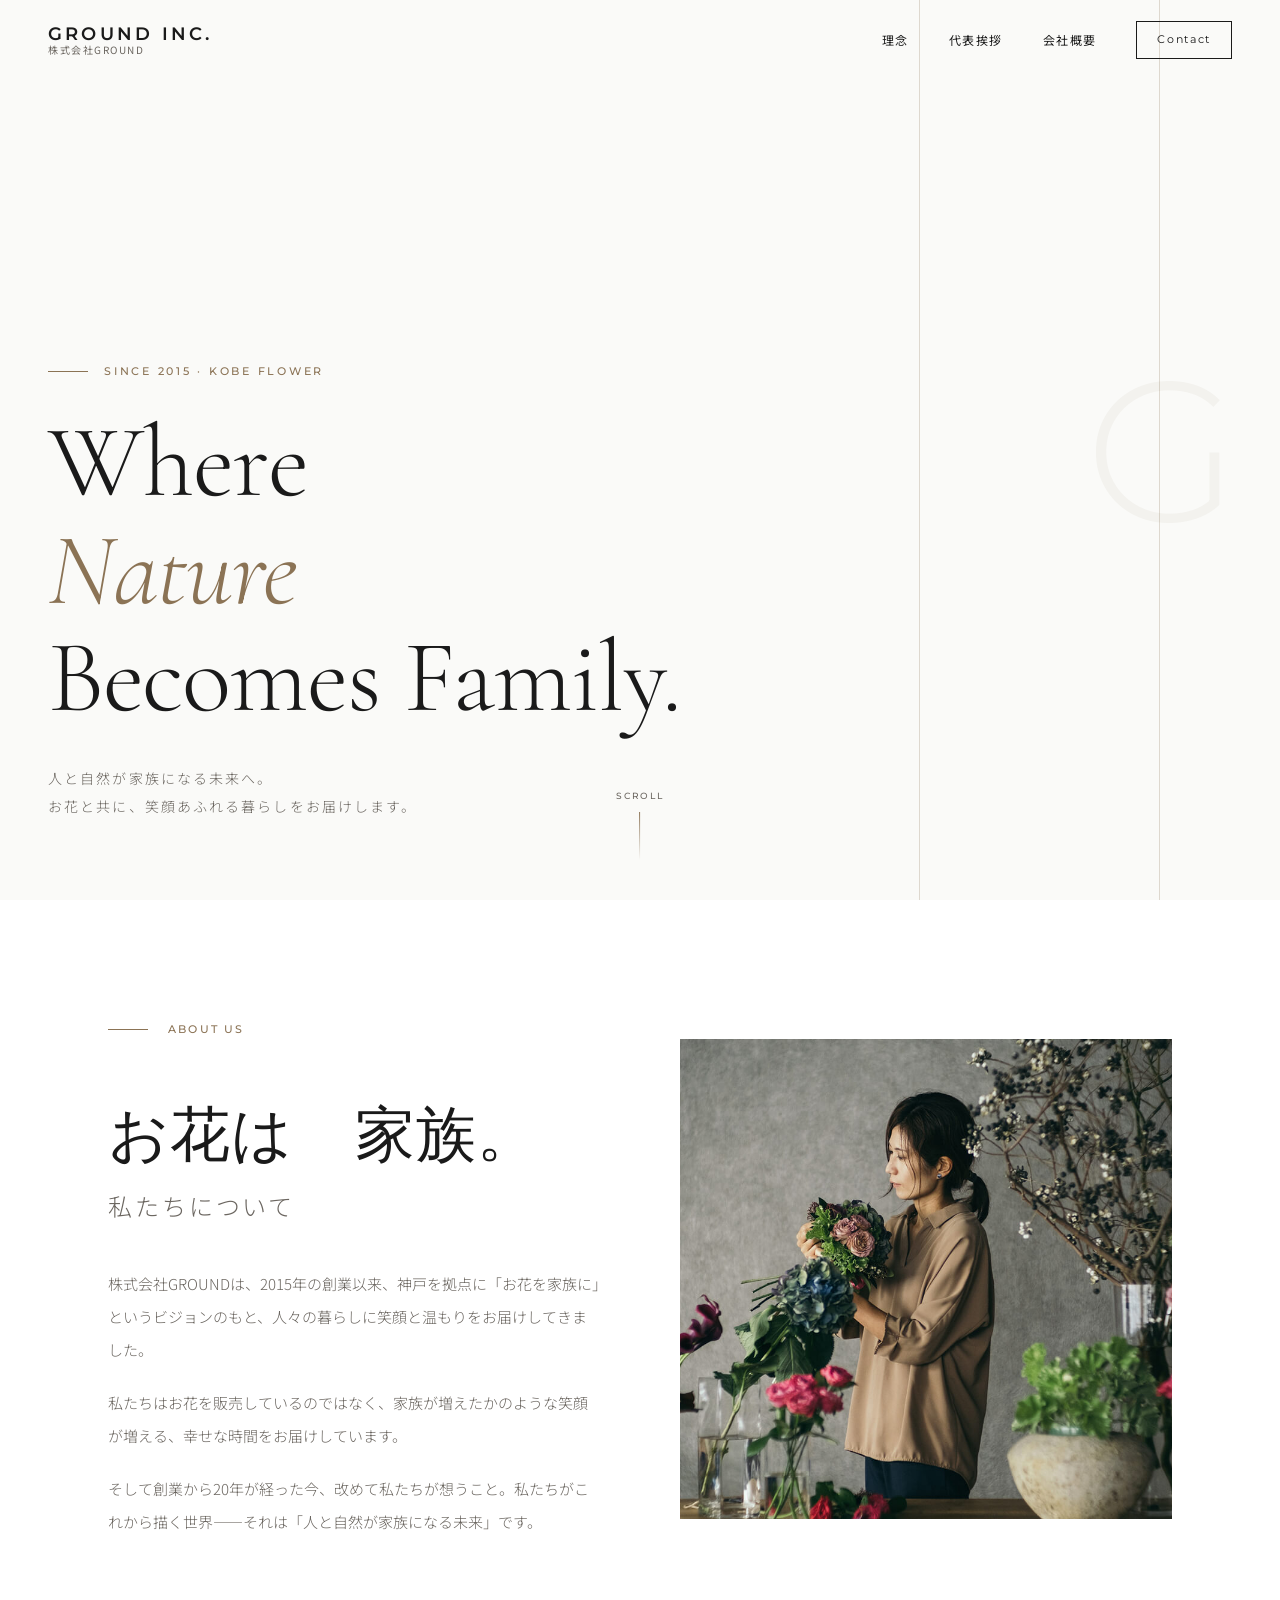
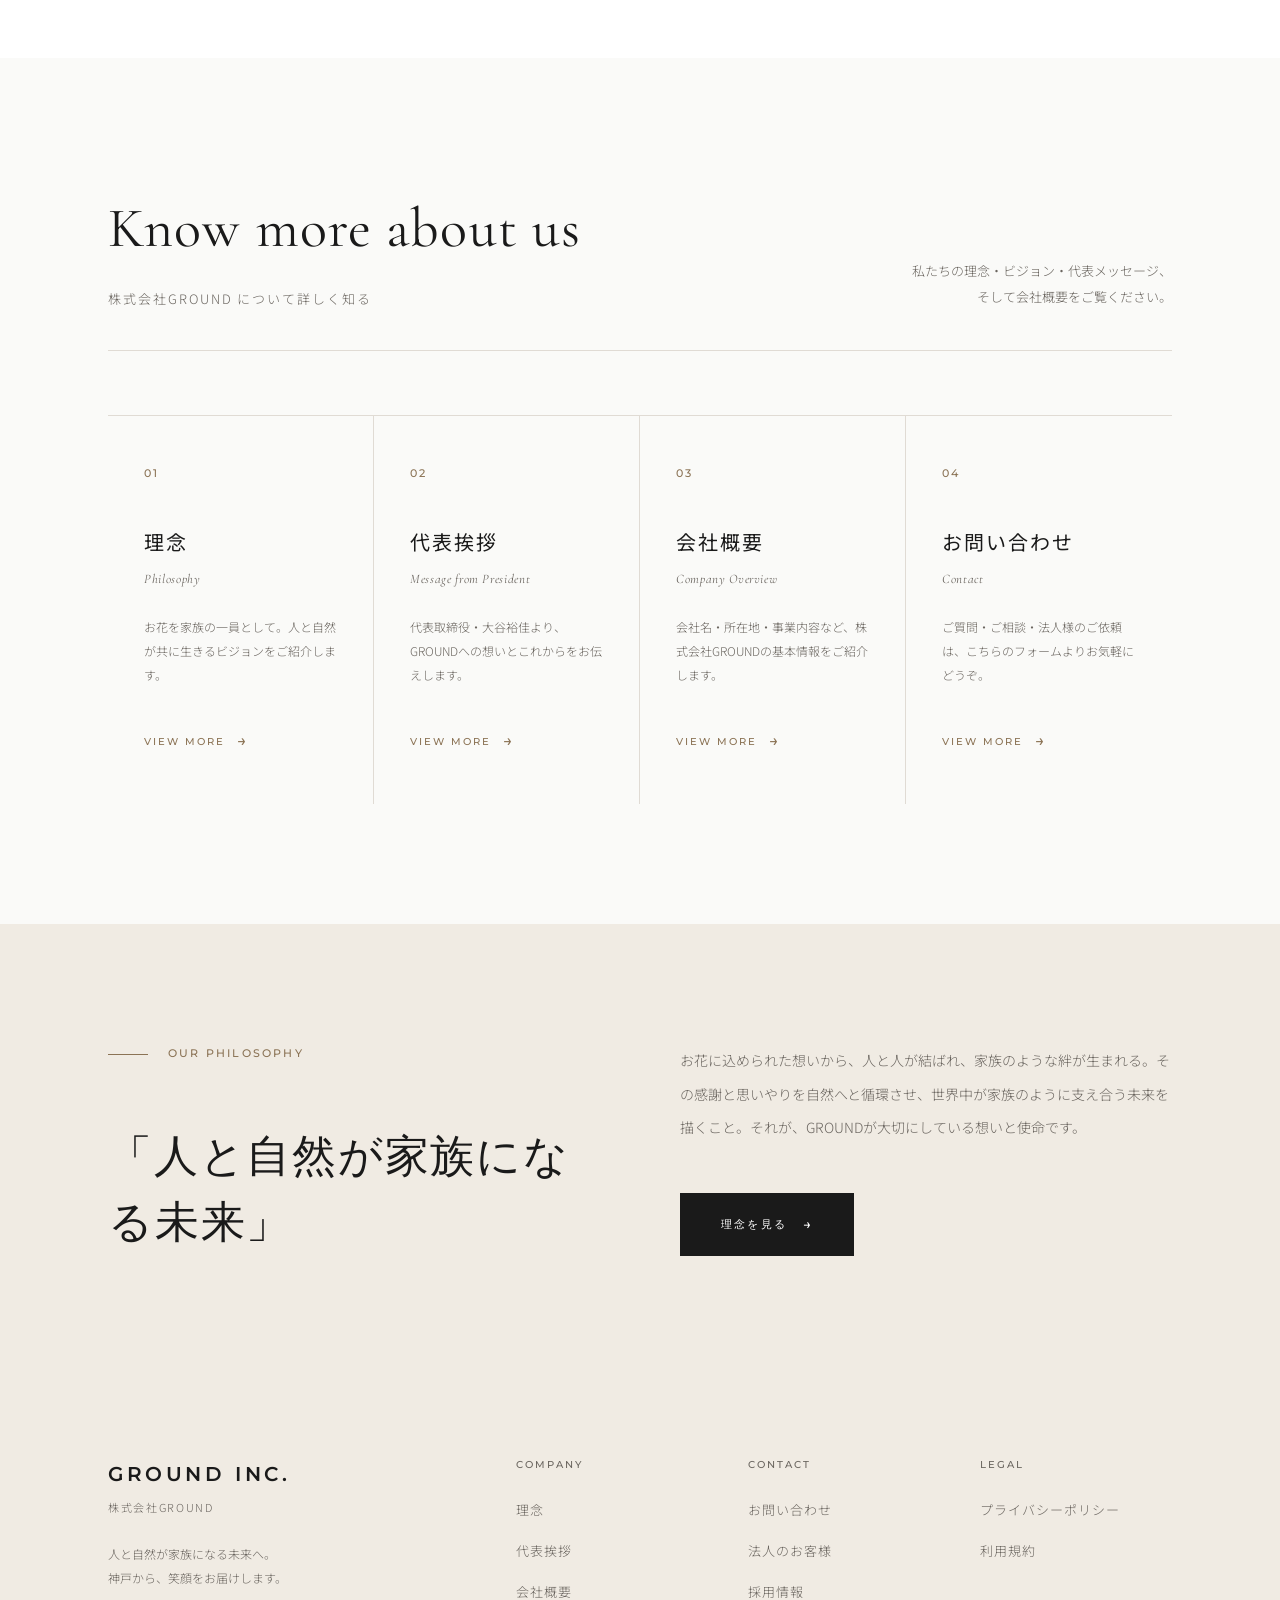
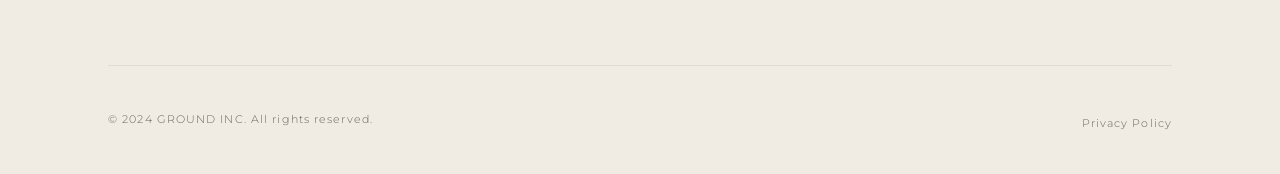
<file: index.html>
<!DOCTYPE html>
<html lang="ja">
<head>
  <meta charset="UTF-8">
  <meta name="viewport" content="width=device-width, initial-scale=1.0">
  <title>GROUND INC. — 株式会社GROUND</title>
  <meta name="description" content="株式会社GROUNDのコーポレートサイト。人と自然が家族になる未来へ。神戸のフラワーショップ。">
  <link rel="stylesheet" href="css/style.css">
  <link rel="icon" href="data:image/svg+xml,<svg xmlns='http://www.w3.org/2000/svg' viewBox='0 0 100 100'><text y='.9em' font-size='90'>G</text></svg>">
</head>
<body>

  <!-- ====== Header ====== -->
  <header class="site-header">
    <a href="index.html" class="header-logo">
      <span class="logo-en">GROUND INC.</span>
      <span class="logo-jp">株式会社GROUND</span>
    </a>
    <nav class="site-nav">
      <a href="philosophy.html">理念</a>
      <a href="president.html">代表挨拶</a>
      <a href="about.html">会社概要</a>
      <a href="contact.html" class="nav-contact">Contact</a>
    </nav>
    <button class="hamburger" aria-label="メニューを開く">
      <span></span><span></span><span></span>
    </button>
  </header>

  <!-- Mobile Nav -->
  <nav class="mobile-nav">
    <a href="philosophy.html">理念</a>
    <a href="president.html">代表挨拶</a>
    <a href="about.html">会社概要</a>
    <a href="contact.html">お問い合わせ</a>
  </nav>

  <main>

    <!-- ====== Hero ====== -->
    <section class="hero">
      <div class="hero-bg"></div>
      <div class="hero-number">G</div>
      <div class="hero-content">
        <p class="hero-eyebrow">Since 2015 · Kobe Flower</p>
        <h1 class="hero-title">
          Where<br>
          <em>Nature</em><br>
          Becomes Family.
        </h1>
        <p class="hero-tagline">
          人と自然が家族になる未来へ。<br>
          お花と共に、笑顔あふれる暮らしをお届けします。
        </p>
      </div>
      <div class="scroll-indicator">
        <span>Scroll</span>
        <div class="scroll-line"></div>
      </div>
    </section>

    <!-- ====== About Brief ====== -->
    <section class="about-top">
      <div class="container">
        <div class="about-top-inner">
          <div class="about-top-text">
            <div class="section-label">
              <span>About Us</span>
            </div>
            <h2 class="section-title fade-up">
              お花は　家族。
            </h2>
            <div class="section-title-jp fade-up fade-up-delay-1">私たちについて</div>
            <div style="margin-top:40px;">
              <p class="fade-up fade-up-delay-2">
                株式会社GROUNDは、2015年の創業以来、神戸を拠点に「お花を家族に」というビジョンのもと、人々の暮らしに笑顔と温もりをお届けしてきました。
              </p>
              <p class="fade-up fade-up-delay-3">
                私たちはお花を販売しているのではなく、家族が増えたかのような笑顔が増える、幸せな時間をお届けしています。
              </p>
              <p class="fade-up fade-up-delay-4">
                そして創業から20年が経った今、改めて私たちが想うこと。私たちがこれから描く世界——それは「人と自然が家族になる未来」です。
              </p>
            </div>
          </div>
          <div class="about-top-visual fade-up fade-up-delay-2">
            <div class="about-top-visual-box">
              <!-- Replace with actual image -->
              <img src="img/president.jpg" alt="GROUND 代表 大谷裕佳" style="width:100%; height:100%; object-fit:cover;">
            </div>
          </div>
        </div>
      </div>
    </section>

    <!-- ====== Know More ====== -->
    <section class="know-more">
      <div class="container">
        <div class="know-more-header fade-up">
          <div class="know-more-title-block">
            <h2 class="know-more-title">Know more about us</h2>
            <p class="know-more-subtitle">株式会社GROUND について詳しく知る</p>
          </div>
          <p class="know-more-desc">
            私たちの理念・ビジョン・代表メッセージ、<br>
            そして会社概要をご覧ください。
          </p>
        </div>

        <div class="know-more-grid">
          <a class="know-card fade-up" href="philosophy.html">
            <div class="know-card-num">01</div>
            <div class="know-card-title-jp">理念</div>
            <div class="know-card-title-en">Philosophy</div>
            <p class="know-card-desc">
              お花を家族の一員として。人と自然が共に生きるビジョンをご紹介します。
            </p>
            <div class="know-card-arrow">View more</div>
          </a>

          <a class="know-card fade-up fade-up-delay-1" href="president.html">
            <div class="know-card-num">02</div>
            <div class="know-card-title-jp">代表挨拶</div>
            <div class="know-card-title-en">Message from President</div>
            <p class="know-card-desc">
              代表取締役・大谷裕佳より、GROUNDへの想いとこれからをお伝えします。
            </p>
            <div class="know-card-arrow">View more</div>
          </a>

          <a class="know-card fade-up fade-up-delay-2" href="about.html">
            <div class="know-card-num">03</div>
            <div class="know-card-title-jp">会社概要</div>
            <div class="know-card-title-en">Company Overview</div>
            <p class="know-card-desc">
              会社名・所在地・事業内容など、株式会社GROUNDの基本情報をご紹介します。
            </p>
            <div class="know-card-arrow">View more</div>
          </a>

          <a class="know-card fade-up fade-up-delay-3" href="contact.html">
            <div class="know-card-num">04</div>
            <div class="know-card-title-jp">お問い合わせ</div>
            <div class="know-card-title-en">Contact</div>
            <p class="know-card-desc">
              ご質問・ご相談・法人様のご依頼は、こちらのフォームよりお気軽にどうぞ。
            </p>
            <div class="know-card-arrow">View more</div>
          </a>
        </div>
      </div>
    </section>

    <!-- ====== Philosophy Brief ====== -->
    <section class="philosophy-brief">
      <div class="container">
        <div class="philosophy-brief-inner">
          <div class="fade-up">
            <div class="section-label">
              <span>Our Philosophy</span>
            </div>
            <p class="philosophy-brief-quote">
              「人と自然が家族になる未来」
            </p>
          </div>
          <div class="fade-up fade-up-delay-2">
            <p class="philosophy-brief-text">
              お花に込められた想いから、人と人が結ばれ、家族のような絆が生まれる。その感謝と思いやりを自然へと循環させ、世界中が家族のように支え合う未来を描くこと。それが、GROUNDが大切にしている想いと使命です。
            </p>
            <div style="margin-top:48px;">
              <a href="philosophy.html" class="btn-primary">
                <span>理念を見る</span>
                <span class="arrow">→</span>
              </a>
            </div>
          </div>
        </div>
      </div>
    </section>

  </main>

  <!-- ====== Footer ====== -->
  <footer class="site-footer">
    <div class="container">
      <div class="footer-top">
        <div class="footer-brand">
          <div class="logo-en">GROUND INC.</div>
          <div class="logo-jp">株式会社GROUND</div>
          <p class="tagline">
            人と自然が家族になる未来へ。<br>
            神戸から、笑顔をお届けします。
          </p>
        </div>
        <div class="footer-nav">
          <div class="footer-nav-group">
            <div class="group-title">Company</div>
            <ul>
              <li><a href="philosophy.html">理念</a></li>
              <li><a href="president.html">代表挨拶</a></li>
              <li><a href="about.html">会社概要</a></li>
            </ul>
          </div>
          <div class="footer-nav-group">
            <div class="group-title">Contact</div>
            <ul>
              <li><a href="contact.html">お問い合わせ</a></li>
              <li><a href="contact.html">法人のお客様</a></li>
              <li><a href="contact.html">採用情報</a></li>
            </ul>
          </div>
          <div class="footer-nav-group">
            <div class="group-title">Legal</div>
            <ul>
              <li><a href="#">プライバシーポリシー</a></li>
              <li><a href="#">利用規約</a></li>
            </ul>
          </div>
        </div>
      </div>
      <div class="footer-bottom">
        <p class="footer-copy">&copy; 2024 GROUND INC. All rights reserved.</p>
        <div class="footer-policy">
          <a href="#">Privacy Policy</a>
        </div>
      </div>
    </div>
  </footer>

  <script src="js/main.js"></script>
</body>
</html>
</file>
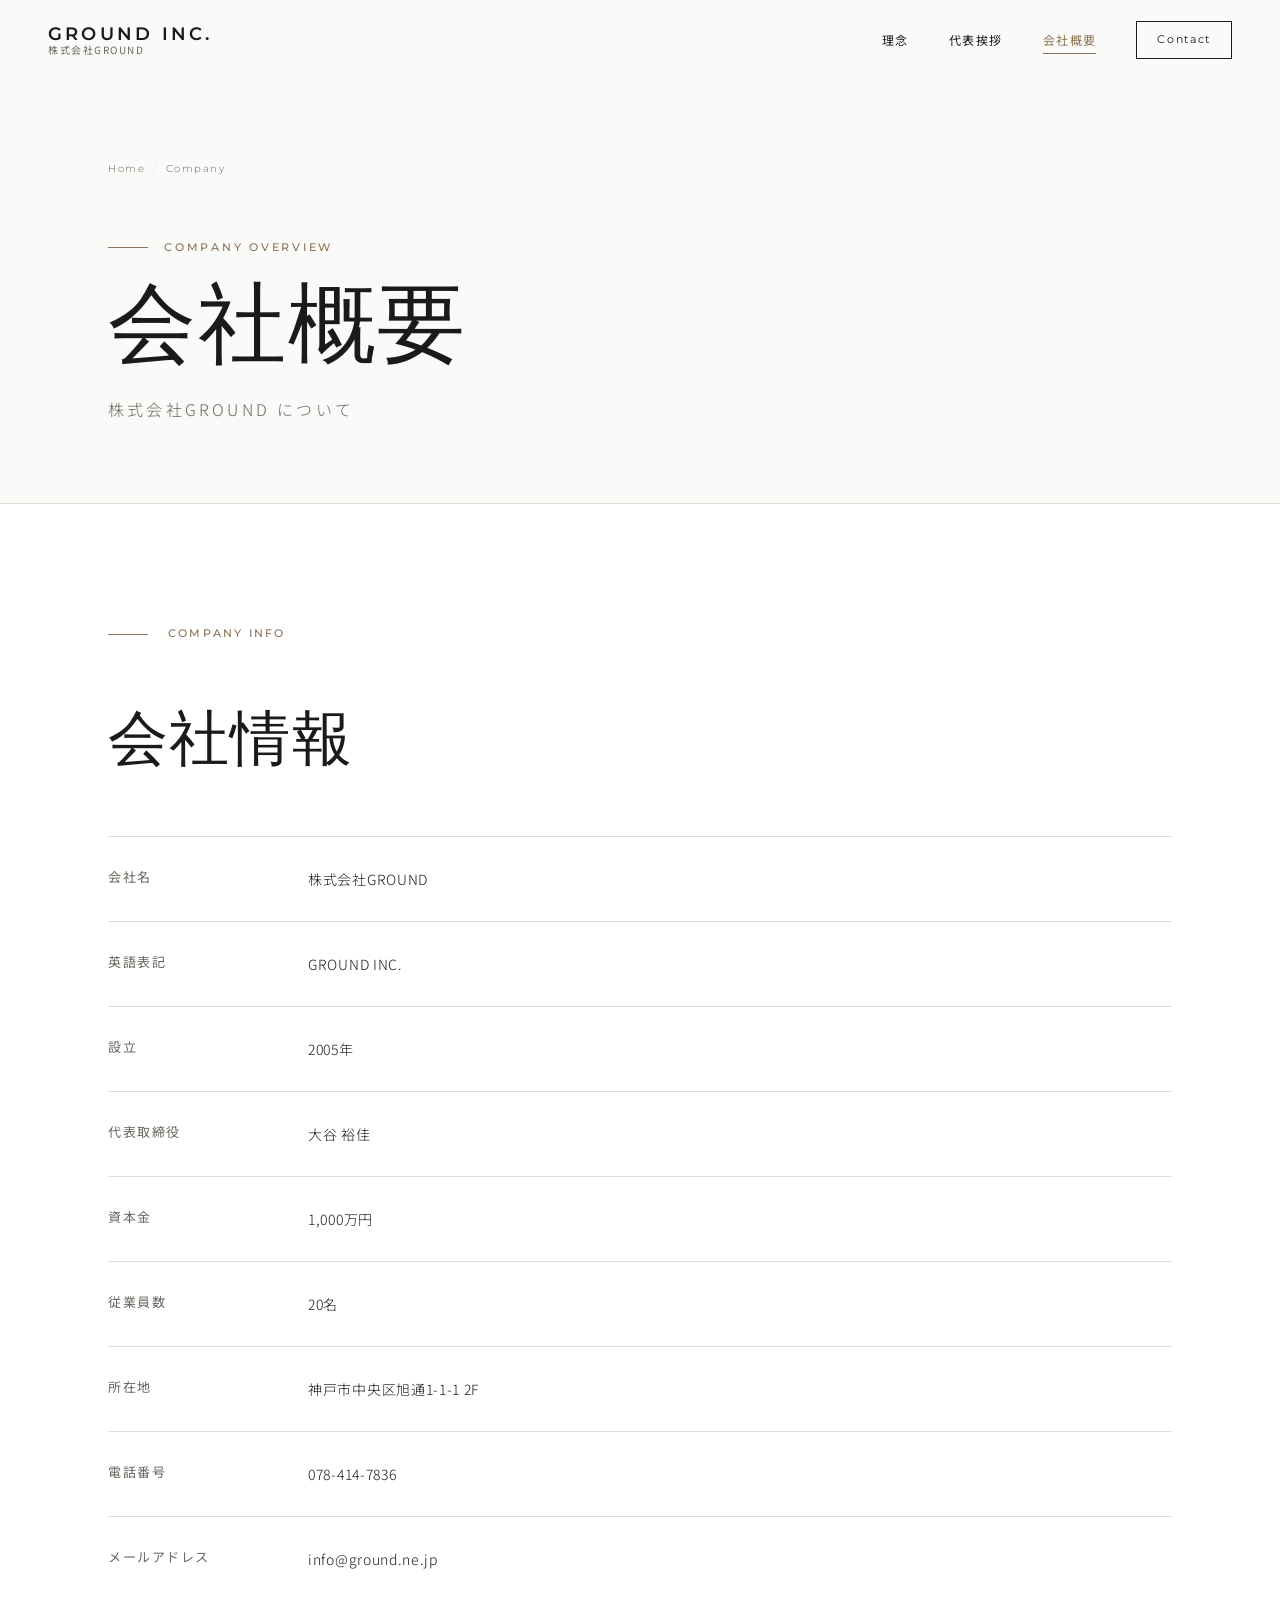
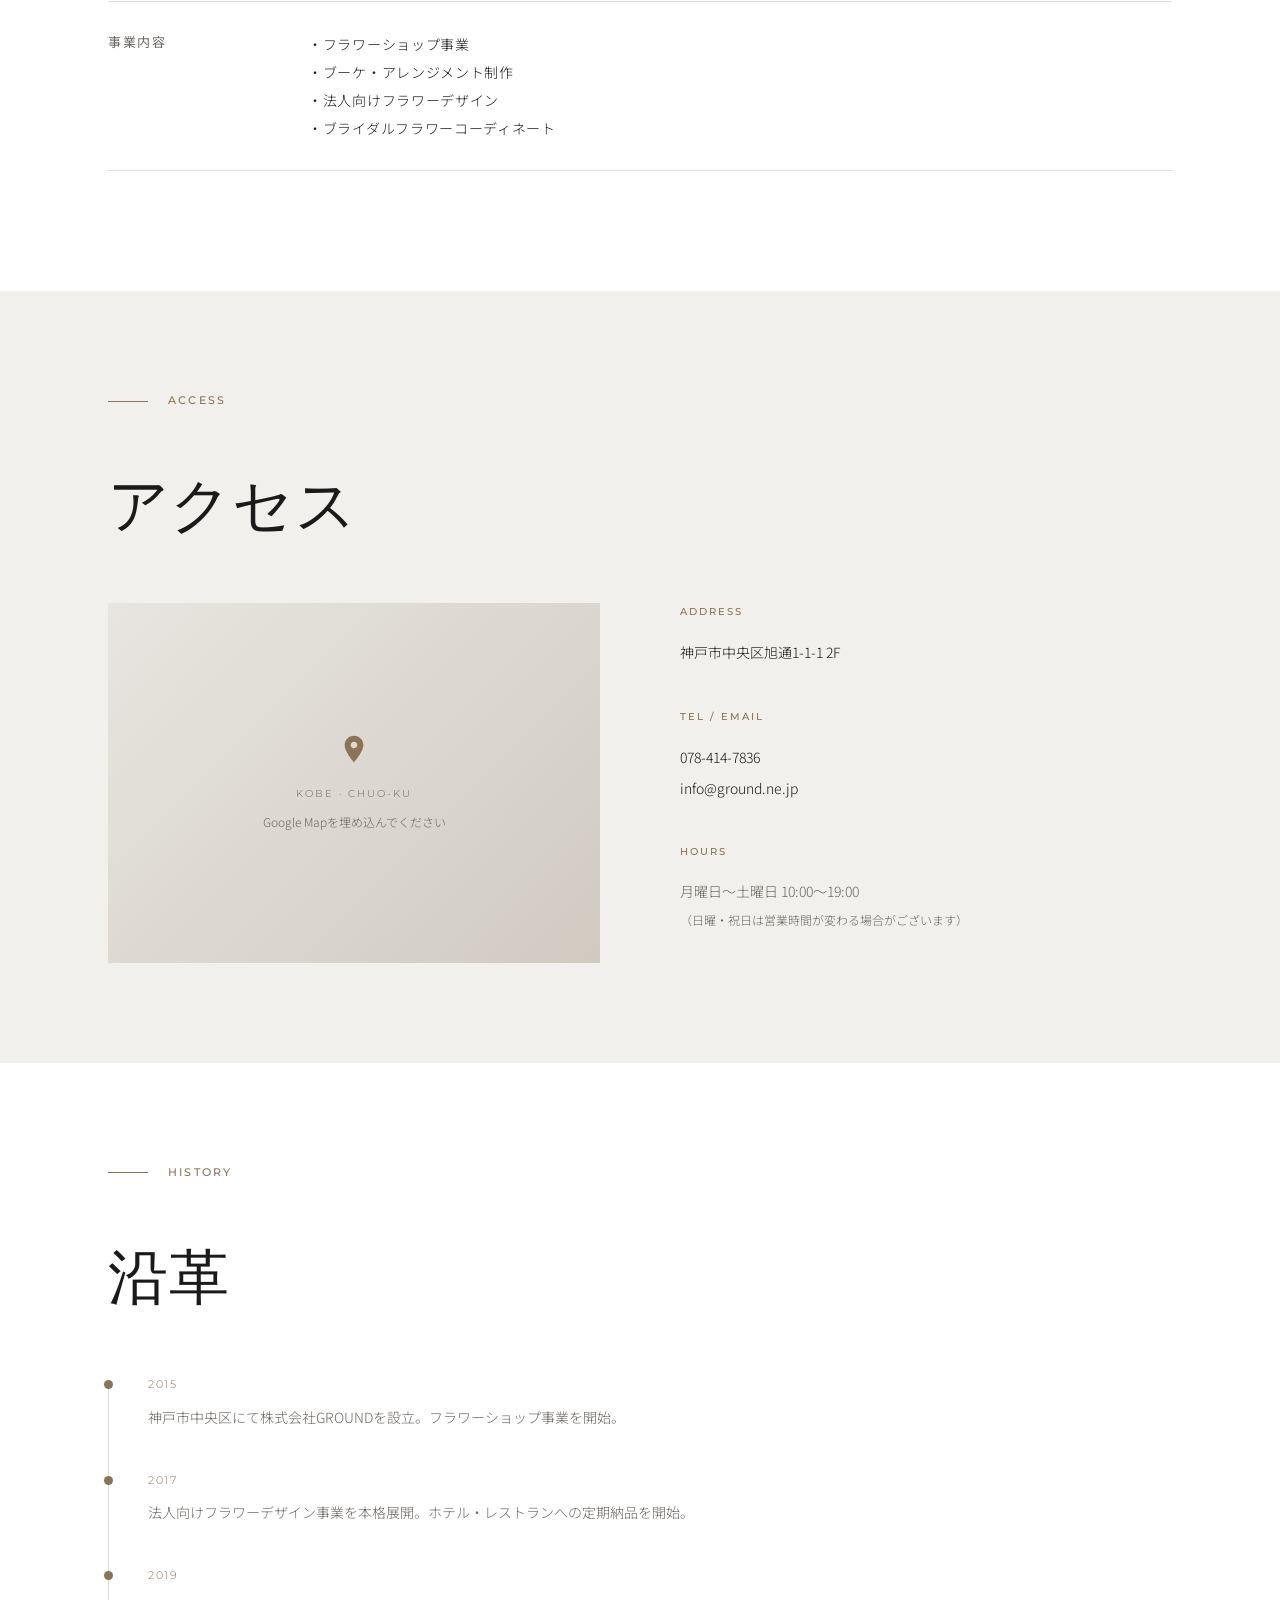
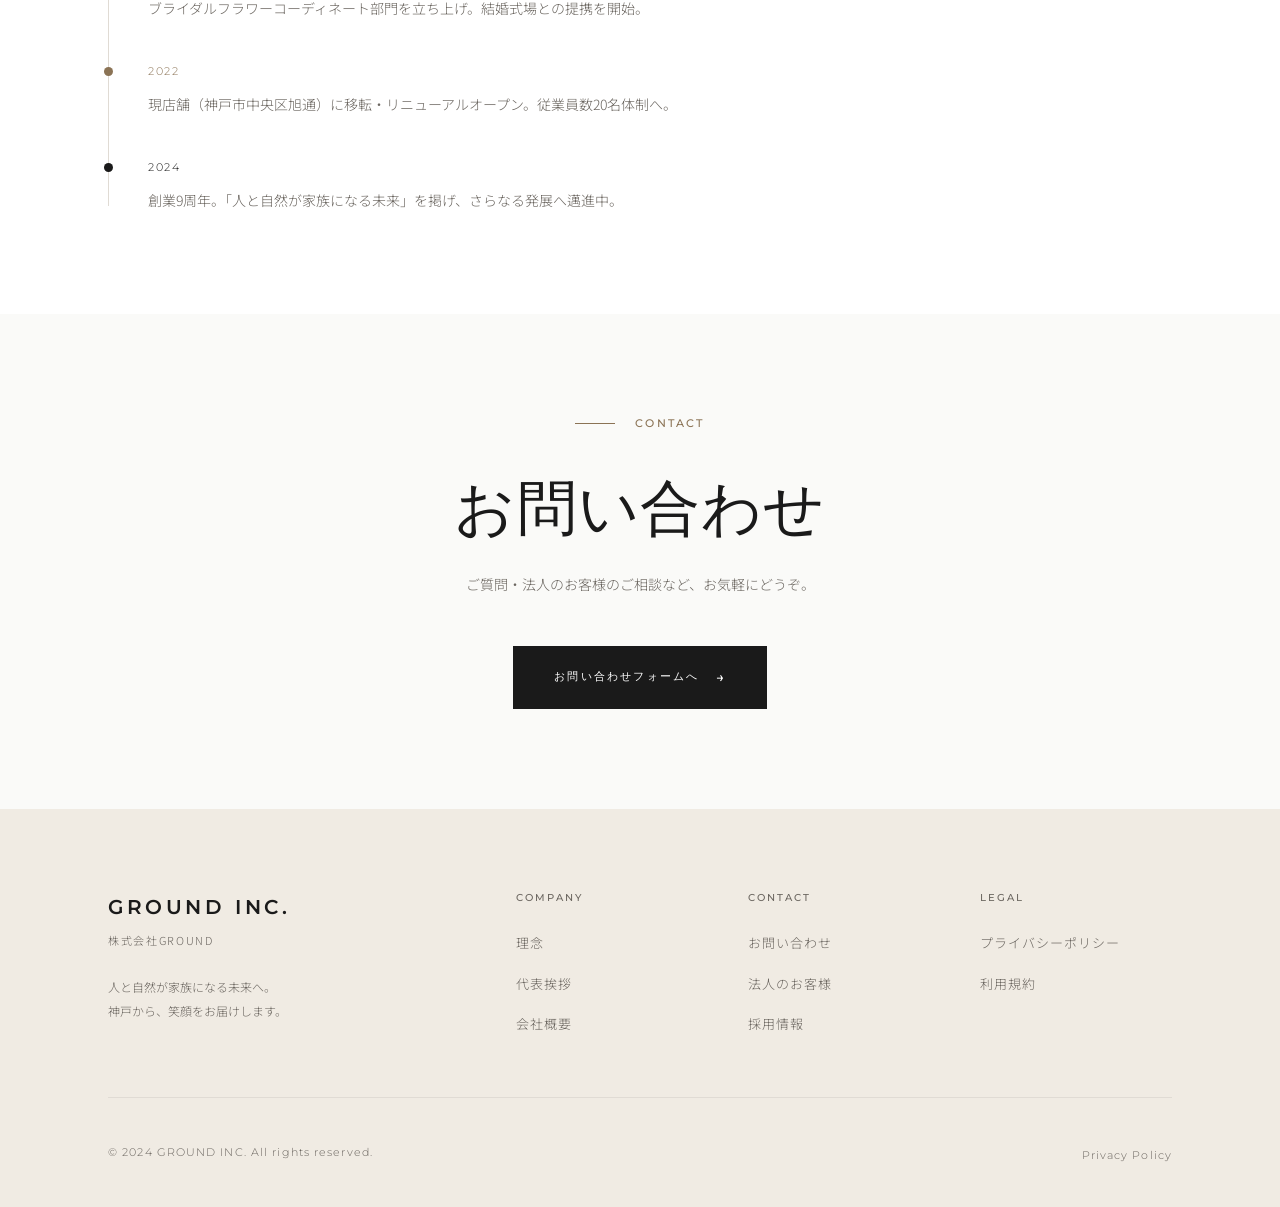
<file: about.html>
<!DOCTYPE html>
<html lang="ja">
<head>
  <meta charset="UTF-8">
  <meta name="viewport" content="width=device-width, initial-scale=1.0">
  <title>会社概要 — GROUND INC.</title>
  <meta name="description" content="株式会社GROUNDの会社概要。神戸市中央区のフラワーショップ。">
  <link rel="stylesheet" href="css/style.css">
  <link rel="icon" href="data:image/svg+xml,<svg xmlns='http://www.w3.org/2000/svg' viewBox='0 0 100 100'><text y='.9em' font-size='90'>G</text></svg>">
</head>
<body>

  <!-- ====== Header ====== -->
  <header class="site-header scrolled">
    <a href="index.html" class="header-logo">
      <span class="logo-en">GROUND INC.</span>
      <span class="logo-jp">株式会社GROUND</span>
    </a>
    <nav class="site-nav">
      <a href="philosophy.html">理念</a>
      <a href="president.html">代表挨拶</a>
      <a href="about.html" class="active">会社概要</a>
      <a href="contact.html" class="nav-contact">Contact</a>
    </nav>
    <button class="hamburger" aria-label="メニューを開く">
      <span></span><span></span><span></span>
    </button>
  </header>

  <!-- Mobile Nav -->
  <nav class="mobile-nav">
    <a href="philosophy.html">理念</a>
    <a href="president.html">代表挨拶</a>
    <a href="about.html">会社概要</a>
    <a href="contact.html">お問い合わせ</a>
  </nav>

  <main>

    <!-- ====== Page Hero ====== -->
    <div class="page-hero">
      <div class="container">
        <div class="page-hero-inner">
          <nav class="breadcrumb" aria-label="パンくずリスト">
            <a href="index.html">Home</a>
            <span class="breadcrumb-sep">/</span>
            <span>Company</span>
          </nav>
          <span class="page-hero-en">Company Overview</span>
          <h1 class="page-hero-title">会社概要</h1>
          <p class="page-hero-jp">株式会社GROUND について</p>
        </div>
      </div>
    </div>

    <!-- ====== Overview Table ====== -->
    <section class="company-overview">
      <div class="container">

        <div class="section-label fade-up">
          <span>Company Info</span>
        </div>
        <h2 class="section-title fade-up" style="margin-bottom:60px;">会社情報</h2>

        <div class="fade-up fade-up-delay-1">
          <table class="overview-table">
            <tbody>
              <tr>
                <th>会社名</th>
                <td>株式会社GROUND</td>
              </tr>
              <tr>
                <th>英語表記</th>
                <td>GROUND INC.</td>
              </tr>
              <tr>
                <th>設立</th>
                <td>2005年</td>
              </tr>
              <tr>
                <th>代表取締役</th>
                <td>大谷 裕佳</td>
              </tr>
              <tr>
                <th>資本金</th>
                <td>1,000万円</td>
              </tr>
              <tr>
                <th>従業員数</th>
                <td>20名</td>
              </tr>
              <tr>
                <th>所在地</th>
                <td>
                  神戸市中央区旭通1-1-1 2F
                </td>
              </tr>
              <tr>
                <th>電話番号</th>
                <td>078-414-7836</td>
              </tr>
              <tr>
                <th>メールアドレス</th>
                <td>info@ground.ne.jp</td>
              </tr>
              <tr>
                <th>事業内容</th>
                <td>
                  ・フラワーショップ事業<br>
                  ・ブーケ・アレンジメント制作<br>
                  ・法人向けフラワーデザイン<br>
                  ・ブライダルフラワーコーディネート
                </td>
              </tr>
            </tbody>
          </table>
        </div>

      </div>
    </section>

    <!-- ====== Access ====== -->
    <section style="background:var(--bg-alt); padding:100px 0;">
      <div class="container">
        <div class="section-label fade-up">
          <span>Access</span>
        </div>
        <h2 class="section-title fade-up" style="margin-bottom:60px;">アクセス</h2>

        <div style="display:grid; grid-template-columns:1fr 1fr; gap:80px;" class="fade-up fade-up-delay-1">
          <!-- Map placeholder -->
          <div style="width:100%; height:360px; background:var(--border); display:flex; align-items:center; justify-content:center; flex-direction:column; gap:12px; position:relative; overflow:hidden;">
            <div style="position:absolute; inset:0; background: linear-gradient(135deg, #e8e5e0 0%, #d0cac1 100%);"></div>
            <div style="position:relative; z-index:1; text-align:center;">
              <svg width="32" height="32" viewBox="0 0 24 24" fill="none" xmlns="http://www.w3.org/2000/svg" style="margin:0 auto 12px;">
                <path d="M12 2C8.13 2 5 5.13 5 9c0 5.25 7 13 7 13s7-7.75 7-13c0-3.87-3.13-7-7-7zm0 9.5c-1.38 0-2.5-1.12-2.5-2.5s1.12-2.5 2.5-2.5 2.5 1.12 2.5 2.5-1.12 2.5-2.5 2.5z" fill="#8b7355"/>
              </svg>
              <p style="font-family:var(--ff-en); font-size:10px; letter-spacing:0.2em; color:var(--text-light); text-transform:uppercase;">Kobe · Chuo-ku</p>
              <p style="font-size:12px; color:var(--text-light); margin-top:8px;">Google Mapを埋め込んでください</p>
            </div>
          </div>

          <!-- Access info -->
          <div>
            <div style="margin-bottom:40px;">
              <div style="font-family:var(--ff-en); font-size:10px; font-weight:500; letter-spacing:0.2em; color:var(--accent); text-transform:uppercase; margin-bottom:16px;">Address</div>
              <p style="font-size:14px; color:var(--text); line-height:2.2;">
                神戸市中央区旭通1-1-1 2F
              </p>
            </div>

            <div style="margin-bottom:40px;">
              <div style="font-family:var(--ff-en); font-size:10px; font-weight:500; letter-spacing:0.2em; color:var(--accent); text-transform:uppercase; margin-bottom:16px;">Tel / Email</div>
              <p style="font-size:14px; color:var(--text); line-height:2.2;">
                078-414-7836<br>
                info@ground.ne.jp
              </p>
            </div>

            <div>
              <div style="font-family:var(--ff-en); font-size:10px; font-weight:500; letter-spacing:0.2em; color:var(--accent); text-transform:uppercase; margin-bottom:16px;">Hours</div>
              <p style="font-size:14px; color:var(--text-light); line-height:2;">
                月曜日〜土曜日 10:00〜19:00<br>
                <span style="font-size:12px;">（日曜・祝日は営業時間が変わる場合がございます）</span>
              </p>
            </div>
          </div>
        </div>
      </div>
    </section>

    <!-- ====== History ====== -->
    <section style="background:var(--white); padding:100px 0;">
      <div class="container">
        <div class="section-label fade-up">
          <span>History</span>
        </div>
        <h2 class="section-title fade-up" style="margin-bottom:60px;">沿革</h2>

        <div style="max-width:720px;" class="fade-up fade-up-delay-1">
          <div style="position:relative; padding-left:40px;">
            <div style="position:absolute; left:0; top:8px; bottom:8px; width:1px; background:var(--border);"></div>

            <div style="margin-bottom:40px; position:relative;">
              <div style="position:absolute; left:-44px; top:5px; width:9px; height:9px; border-radius:50%; background:var(--accent);"></div>
              <div style="font-family:var(--ff-en); font-size:11px; letter-spacing:0.15em; color:var(--accent); margin-bottom:8px;">2015</div>
              <p style="font-size:14px; color:var(--text-light); line-height:2;">神戸市中央区にて株式会社GROUNDを設立。フラワーショップ事業を開始。</p>
            </div>

            <div style="margin-bottom:40px; position:relative;">
              <div style="position:absolute; left:-44px; top:5px; width:9px; height:9px; border-radius:50%; background:var(--accent);"></div>
              <div style="font-family:var(--ff-en); font-size:11px; letter-spacing:0.15em; color:var(--accent); margin-bottom:8px;">2017</div>
              <p style="font-size:14px; color:var(--text-light); line-height:2;">法人向けフラワーデザイン事業を本格展開。ホテル・レストランへの定期納品を開始。</p>
            </div>

            <div style="margin-bottom:40px; position:relative;">
              <div style="position:absolute; left:-44px; top:5px; width:9px; height:9px; border-radius:50%; background:var(--accent);"></div>
              <div style="font-family:var(--ff-en); font-size:11px; letter-spacing:0.15em; color:var(--accent); margin-bottom:8px;">2019</div>
              <p style="font-size:14px; color:var(--text-light); line-height:2;">ブライダルフラワーコーディネート部門を立ち上げ。結婚式場との提携を開始。</p>
            </div>

            <div style="margin-bottom:40px; position:relative;">
              <div style="position:absolute; left:-44px; top:5px; width:9px; height:9px; border-radius:50%; background:var(--accent);"></div>
              <div style="font-family:var(--ff-en); font-size:11px; letter-spacing:0.15em; color:var(--accent); margin-bottom:8px;">2022</div>
              <p style="font-size:14px; color:var(--text-light); line-height:2;">現店舗（神戸市中央区旭通）に移転・リニューアルオープン。従業員数20名体制へ。</p>
            </div>

            <div style="position:relative;">
              <div style="position:absolute; left:-44px; top:5px; width:9px; height:9px; border-radius:50%; background:var(--text);"></div>
              <div style="font-family:var(--ff-en); font-size:11px; letter-spacing:0.15em; color:var(--text); margin-bottom:8px;">2024</div>
              <p style="font-size:14px; color:var(--text-light); line-height:2;">創業9周年。「人と自然が家族になる未来」を掲げ、さらなる発展へ邁進中。</p>
            </div>
          </div>
        </div>
      </div>
    </section>

    <!-- ====== CTA ====== -->
    <section style="background:var(--bg); padding:100px 0;">
      <div class="container" style="text-align:center;">
        <div class="section-label fade-up" style="justify-content:center; margin-bottom:40px;">
          <span>Contact</span>
        </div>
        <h2 class="section-title fade-up" style="margin-bottom:24px;">お問い合わせ</h2>
        <p style="font-size:14px; color:var(--text-light); line-height:2; margin-bottom:48px;" class="fade-up fade-up-delay-1">
          ご質問・法人のお客様のご相談など、お気軽にどうぞ。
        </p>
        <div class="fade-up fade-up-delay-2">
          <a href="contact.html" class="btn-primary">
            <span>お問い合わせフォームへ</span>
            <span class="arrow">→</span>
          </a>
        </div>
      </div>
    </section>

  </main>

  <!-- ====== Footer ====== -->
  <footer class="site-footer">
    <div class="container">
      <div class="footer-top">
        <div class="footer-brand">
          <div class="logo-en">GROUND INC.</div>
          <div class="logo-jp">株式会社GROUND</div>
          <p class="tagline">
            人と自然が家族になる未来へ。<br>
            神戸から、笑顔をお届けします。
          </p>
        </div>
        <div class="footer-nav">
          <div class="footer-nav-group">
            <div class="group-title">Company</div>
            <ul>
              <li><a href="philosophy.html">理念</a></li>
              <li><a href="president.html">代表挨拶</a></li>
              <li><a href="about.html">会社概要</a></li>
            </ul>
          </div>
          <div class="footer-nav-group">
            <div class="group-title">Contact</div>
            <ul>
              <li><a href="contact.html">お問い合わせ</a></li>
              <li><a href="contact.html">法人のお客様</a></li>
              <li><a href="contact.html">採用情報</a></li>
            </ul>
          </div>
          <div class="footer-nav-group">
            <div class="group-title">Legal</div>
            <ul>
              <li><a href="#">プライバシーポリシー</a></li>
              <li><a href="#">利用規約</a></li>
            </ul>
          </div>
        </div>
      </div>
      <div class="footer-bottom">
        <p class="footer-copy">&copy; 2024 GROUND INC. All rights reserved.</p>
        <div class="footer-policy">
          <a href="#">Privacy Policy</a>
        </div>
      </div>
    </div>
  </footer>

  <script src="js/main.js"></script>
</body>
</html>
</file>
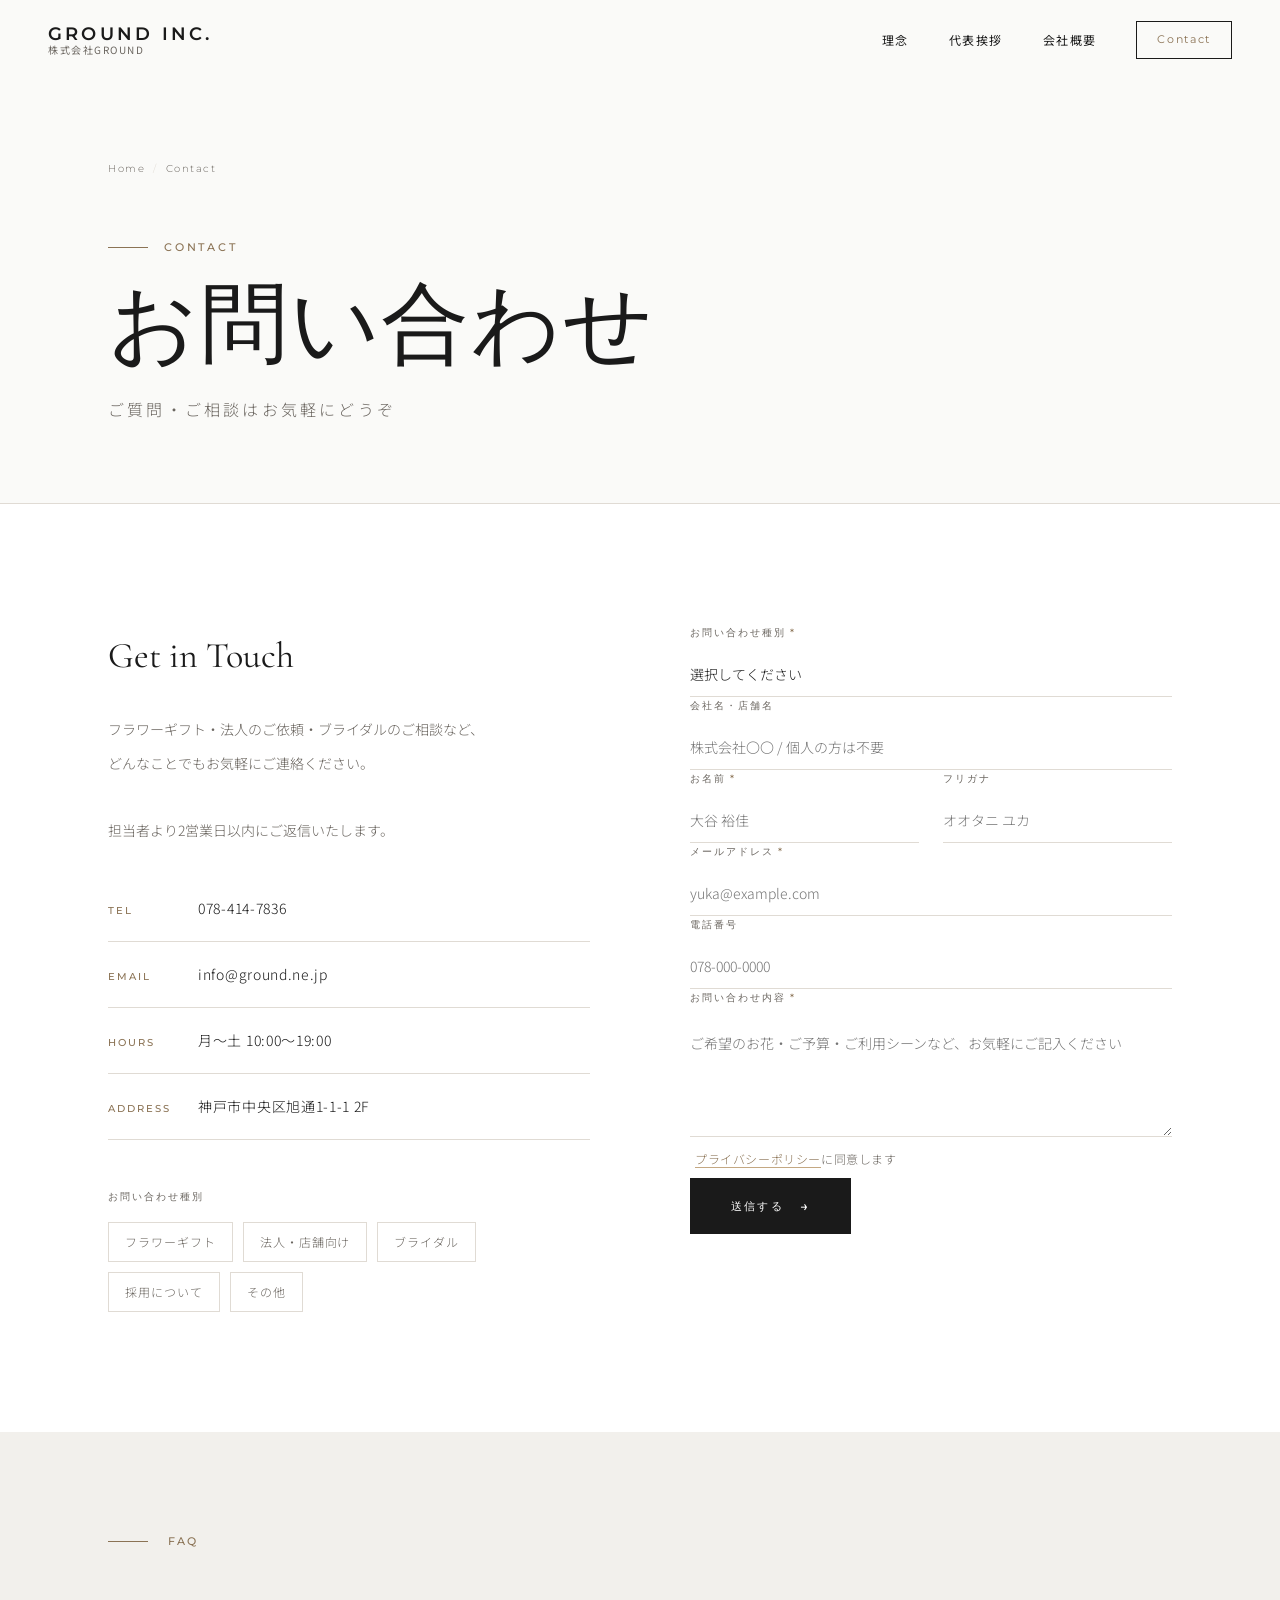
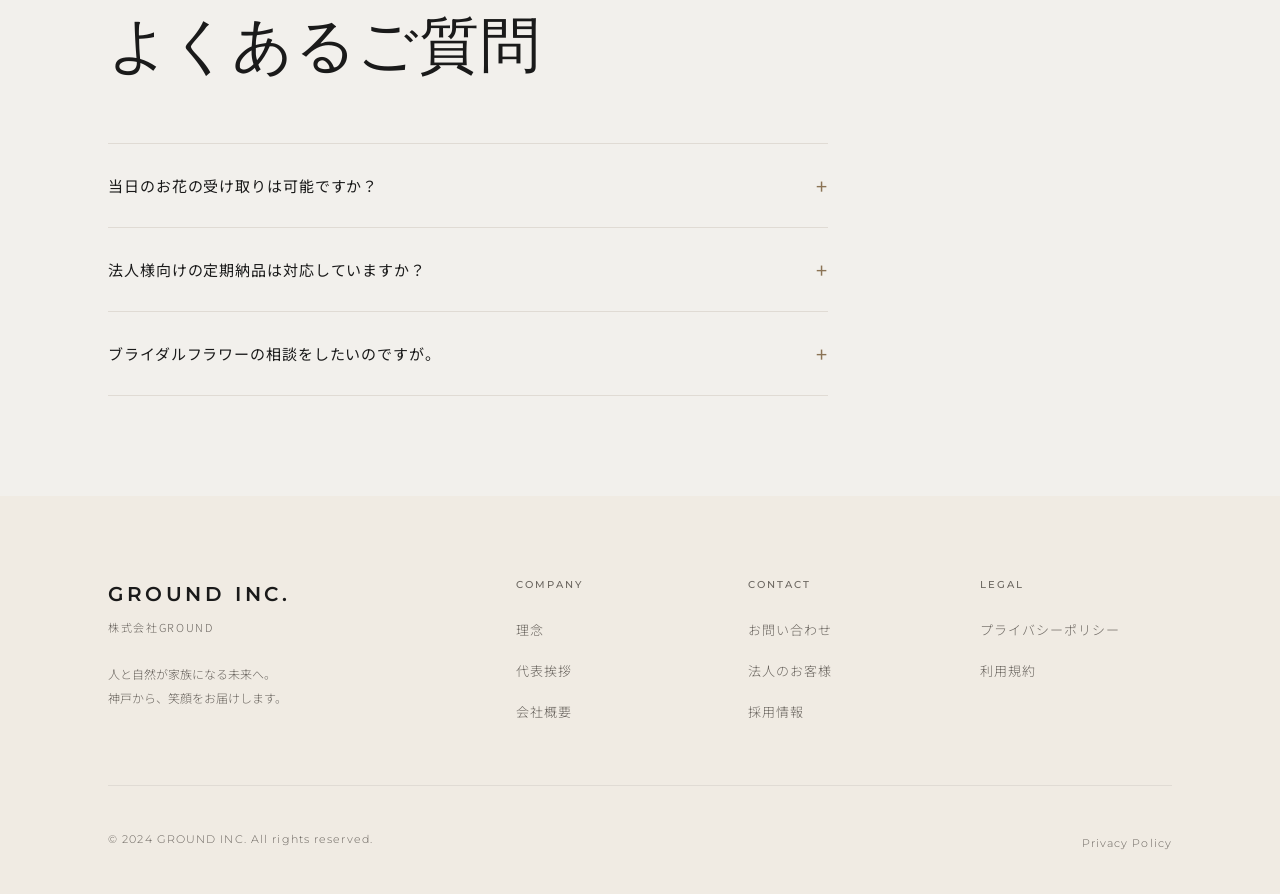
<file: contact.html>
<!DOCTYPE html>
<html lang="ja">
<head>
  <meta charset="UTF-8">
  <meta name="viewport" content="width=device-width, initial-scale=1.0">
  <title>お問い合わせ — GROUND INC.</title>
  <meta name="description" content="株式会社GROUNDへのお問い合わせはこちらから。">
  <link rel="stylesheet" href="css/style.css">
  <link rel="icon" href="data:image/svg+xml,<svg xmlns='http://www.w3.org/2000/svg' viewBox='0 0 100 100'><text y='.9em' font-size='90'>G</text></svg>">
</head>
<body>

  <!-- ====== Header ====== -->
  <header class="site-header scrolled">
    <a href="index.html" class="header-logo">
      <span class="logo-en">GROUND INC.</span>
      <span class="logo-jp">株式会社GROUND</span>
    </a>
    <nav class="site-nav">
      <a href="philosophy.html">理念</a>
      <a href="president.html">代表挨拶</a>
      <a href="about.html">会社概要</a>
      <a href="contact.html" class="nav-contact active">Contact</a>
    </nav>
    <button class="hamburger" aria-label="メニューを開く">
      <span></span><span></span><span></span>
    </button>
  </header>

  <!-- Mobile Nav -->
  <nav class="mobile-nav">
    <a href="philosophy.html">理念</a>
    <a href="president.html">代表挨拶</a>
    <a href="about.html">会社概要</a>
    <a href="contact.html">お問い合わせ</a>
  </nav>

  <main>

    <!-- ====== Page Hero ====== -->
    <div class="page-hero">
      <div class="container">
        <div class="page-hero-inner">
          <nav class="breadcrumb" aria-label="パンくずリスト">
            <a href="index.html">Home</a>
            <span class="breadcrumb-sep">/</span>
            <span>Contact</span>
          </nav>
          <span class="page-hero-en">Contact</span>
          <h1 class="page-hero-title">お問い合わせ</h1>
          <p class="page-hero-jp">ご質問・ご相談はお気軽にどうぞ</p>
        </div>
      </div>
    </div>

    <!-- ====== Contact Main ====== -->
    <section class="contact-section">
      <div class="container">
        <div class="contact-inner">

          <!-- Info -->
          <div class="fade-up">
            <h2 class="contact-info-title">Get in Touch</h2>
            <p class="contact-info-text">
              フラワーギフト・法人のご依頼・ブライダルのご相談など、<br>
              どんなことでもお気軽にご連絡ください。<br><br>
              担当者より2営業日以内にご返信いたします。
            </p>

            <div class="contact-detail">
              <div class="contact-detail-item">
                <span class="contact-detail-label">TEL</span>
                <span class="contact-detail-value">078-414-7836</span>
              </div>
              <div class="contact-detail-item">
                <span class="contact-detail-label">Email</span>
                <span class="contact-detail-value">info@ground.ne.jp</span>
              </div>
              <div class="contact-detail-item">
                <span class="contact-detail-label">Hours</span>
                <span class="contact-detail-value">月〜土 10:00〜19:00</span>
              </div>
              <div class="contact-detail-item">
                <span class="contact-detail-label">Address</span>
                <span class="contact-detail-value">神戸市中央区旭通1-1-1 2F</span>
              </div>
            </div>

            <div style="margin-top:48px;">
              <div style="font-family:var(--ff-en); font-size:10px; font-weight:500; letter-spacing:0.2em; color:var(--text-light); text-transform:uppercase; margin-bottom:16px;">お問い合わせ種別</div>
              <div style="display:flex; flex-wrap:wrap; gap:10px;">
                <span style="padding:8px 16px; border:1px solid var(--border); font-size:12px; letter-spacing:0.08em; color:var(--text-light);">フラワーギフト</span>
                <span style="padding:8px 16px; border:1px solid var(--border); font-size:12px; letter-spacing:0.08em; color:var(--text-light);">法人・店舗向け</span>
                <span style="padding:8px 16px; border:1px solid var(--border); font-size:12px; letter-spacing:0.08em; color:var(--text-light);">ブライダル</span>
                <span style="padding:8px 16px; border:1px solid var(--border); font-size:12px; letter-spacing:0.08em; color:var(--text-light);">採用について</span>
                <span style="padding:8px 16px; border:1px solid var(--border); font-size:12px; letter-spacing:0.08em; color:var(--text-light);">その他</span>
              </div>
            </div>
          </div>

          <!-- Form -->
          <div class="contact-form fade-up fade-up-delay-2">
            <form>
              <div class="form-group">
                <label for="category">お問い合わせ種別<span class="required">*</span></label>
                <select id="category" name="category" required>
                  <option value="" disabled selected>選択してください</option>
                  <option value="gift">フラワーギフト</option>
                  <option value="corporate">法人・店舗向けフラワー</option>
                  <option value="bridal">ブライダルフラワー</option>
                  <option value="recruit">採用について</option>
                  <option value="other">その他</option>
                </select>
              </div>

              <div class="form-group">
                <label for="company">会社名・店舗名</label>
                <input type="text" id="company" name="company" placeholder="株式会社〇〇 / 個人の方は不要">
              </div>

              <div style="display:grid; grid-template-columns:1fr 1fr; gap:24px;">
                <div class="form-group">
                  <label for="name">お名前<span class="required">*</span></label>
                  <input type="text" id="name" name="name" placeholder="大谷 裕佳" required>
                </div>
                <div class="form-group">
                  <label for="name-kana">フリガナ</label>
                  <input type="text" id="name-kana" name="name_kana" placeholder="オオタニ ユカ">
                </div>
              </div>

              <div class="form-group">
                <label for="email">メールアドレス<span class="required">*</span></label>
                <input type="email" id="email" name="email" placeholder="yuka@example.com" required>
              </div>

              <div class="form-group">
                <label for="tel">電話番号</label>
                <input type="tel" id="tel" name="tel" placeholder="078-000-0000">
              </div>

              <div class="form-group">
                <label for="message">お問い合わせ内容<span class="required">*</span></label>
                <textarea id="message" name="message" placeholder="ご希望のお花・ご予算・ご利用シーンなど、お気軽にご記入ください" required></textarea>
              </div>

              <div class="form-group">
                <label style="flex-direction:row; align-items:flex-start; gap:12px; cursor:pointer;">
                  <input type="checkbox" required style="margin-top:3px; width:auto; border-bottom:none; accent-color:var(--accent);">
                  <span style="font-family:var(--ff-sans); font-size:12px; font-weight:300; letter-spacing:0.05em; color:var(--text-light); text-transform:none; line-height:1.8;">
                    <a href="#" style="color:var(--accent); border-bottom:1px solid var(--accent-lt);">プライバシーポリシー</a>に同意します
                  </span>
                </label>
              </div>

              <div class="form-submit">
                <button type="submit" class="btn-primary">
                  <span>送信する</span>
                  <span class="arrow">→</span>
                </button>
              </div>
            </form>
          </div>

        </div>
      </div>
    </section>

    <!-- ====== FAQ ====== -->
    <section style="background:var(--bg-alt); padding:100px 0;">
      <div class="container">
        <div class="section-label fade-up">
          <span>FAQ</span>
        </div>
        <h2 class="section-title fade-up" style="margin-bottom:60px;">よくあるご質問</h2>

        <div style="max-width:720px; display:flex; flex-direction:column; gap:0;" class="fade-up fade-up-delay-1">

          <details style="border-top:1px solid var(--border); padding:28px 0; cursor:pointer;">
            <summary style="font-size:15px; font-weight:400; letter-spacing:0.06em; color:var(--text); list-style:none; display:flex; justify-content:space-between; align-items:center; gap:16px;">
              <span>当日のお花の受け取りは可能ですか？</span>
              <span style="color:var(--accent); font-size:20px; flex-shrink:0; line-height:1;">+</span>
            </summary>
            <p style="font-size:14px; color:var(--text-light); line-height:2.4; margin-top:20px;">
              ご来店いただければ、当日のお渡しが可能です。ブーケやアレンジメントのご制作は事前のご予約をおすすめしております。お電話（078-414-7836）またはお問い合わせフォームからご連絡ください。
            </p>
          </details>

          <details style="border-top:1px solid var(--border); padding:28px 0; cursor:pointer;">
            <summary style="font-size:15px; font-weight:400; letter-spacing:0.06em; color:var(--text); list-style:none; display:flex; justify-content:space-between; align-items:center; gap:16px;">
              <span>法人様向けの定期納品は対応していますか？</span>
              <span style="color:var(--accent); font-size:20px; flex-shrink:0; line-height:1;">+</span>
            </summary>
            <p style="font-size:14px; color:var(--text-light); line-height:2.4; margin-top:20px;">
              はい、対応しております。ホテル・レストラン・オフィス・商業施設など、さまざまな法人様への定期納品実績がございます。まずはお問い合わせフォームからご相談ください。
            </p>
          </details>

          <details style="border-top:1px solid var(--border); border-bottom:1px solid var(--border); padding:28px 0; cursor:pointer;">
            <summary style="font-size:15px; font-weight:400; letter-spacing:0.06em; color:var(--text); list-style:none; display:flex; justify-content:space-between; align-items:center; gap:16px;">
              <span>ブライダルフラワーの相談をしたいのですが。</span>
              <span style="color:var(--accent); font-size:20px; flex-shrink:0; line-height:1;">+</span>
            </summary>
            <p style="font-size:14px; color:var(--text-light); line-height:2.4; margin-top:20px;">
              ブライダルフラワーのご相談は大歓迎です。ブーケ・装花・ウェルカムフラワーなど、お二人のご希望に合わせてご提案いたします。お問い合わせフォームの種別で「ブライダル」をお選びの上、ご希望の挙式日やイメージをお聞かせください。
            </p>
          </details>

        </div>
      </div>
    </section>

  </main>

  <!-- ====== Footer ====== -->
  <footer class="site-footer">
    <div class="container">
      <div class="footer-top">
        <div class="footer-brand">
          <div class="logo-en">GROUND INC.</div>
          <div class="logo-jp">株式会社GROUND</div>
          <p class="tagline">
            人と自然が家族になる未来へ。<br>
            神戸から、笑顔をお届けします。
          </p>
        </div>
        <div class="footer-nav">
          <div class="footer-nav-group">
            <div class="group-title">Company</div>
            <ul>
              <li><a href="philosophy.html">理念</a></li>
              <li><a href="president.html">代表挨拶</a></li>
              <li><a href="about.html">会社概要</a></li>
            </ul>
          </div>
          <div class="footer-nav-group">
            <div class="group-title">Contact</div>
            <ul>
              <li><a href="contact.html">お問い合わせ</a></li>
              <li><a href="contact.html">法人のお客様</a></li>
              <li><a href="contact.html">採用情報</a></li>
            </ul>
          </div>
          <div class="footer-nav-group">
            <div class="group-title">Legal</div>
            <ul>
              <li><a href="#">プライバシーポリシー</a></li>
              <li><a href="#">利用規約</a></li>
            </ul>
          </div>
        </div>
      </div>
      <div class="footer-bottom">
        <p class="footer-copy">&copy; 2024 GROUND INC. All rights reserved.</p>
        <div class="footer-policy">
          <a href="#">Privacy Policy</a>
        </div>
      </div>
    </div>
  </footer>

  <script src="js/main.js"></script>
</body>
</html>
</file>
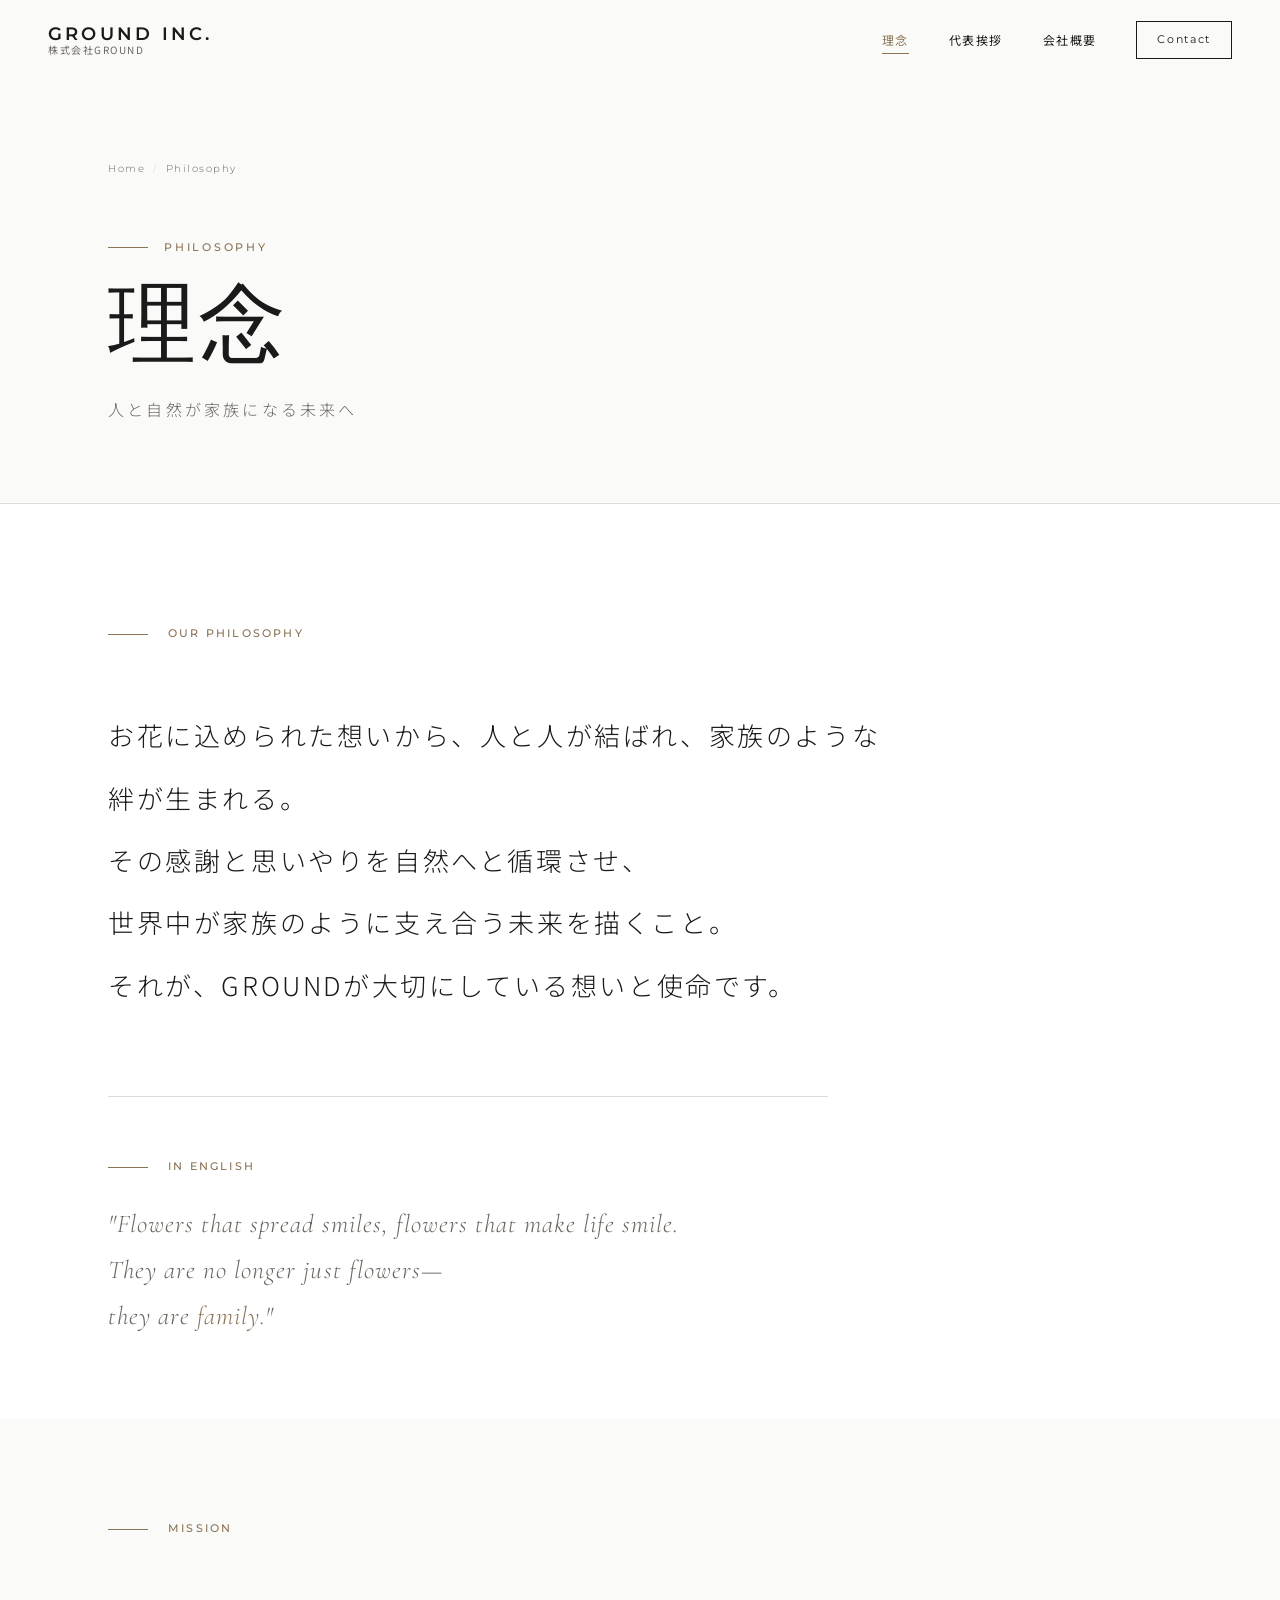
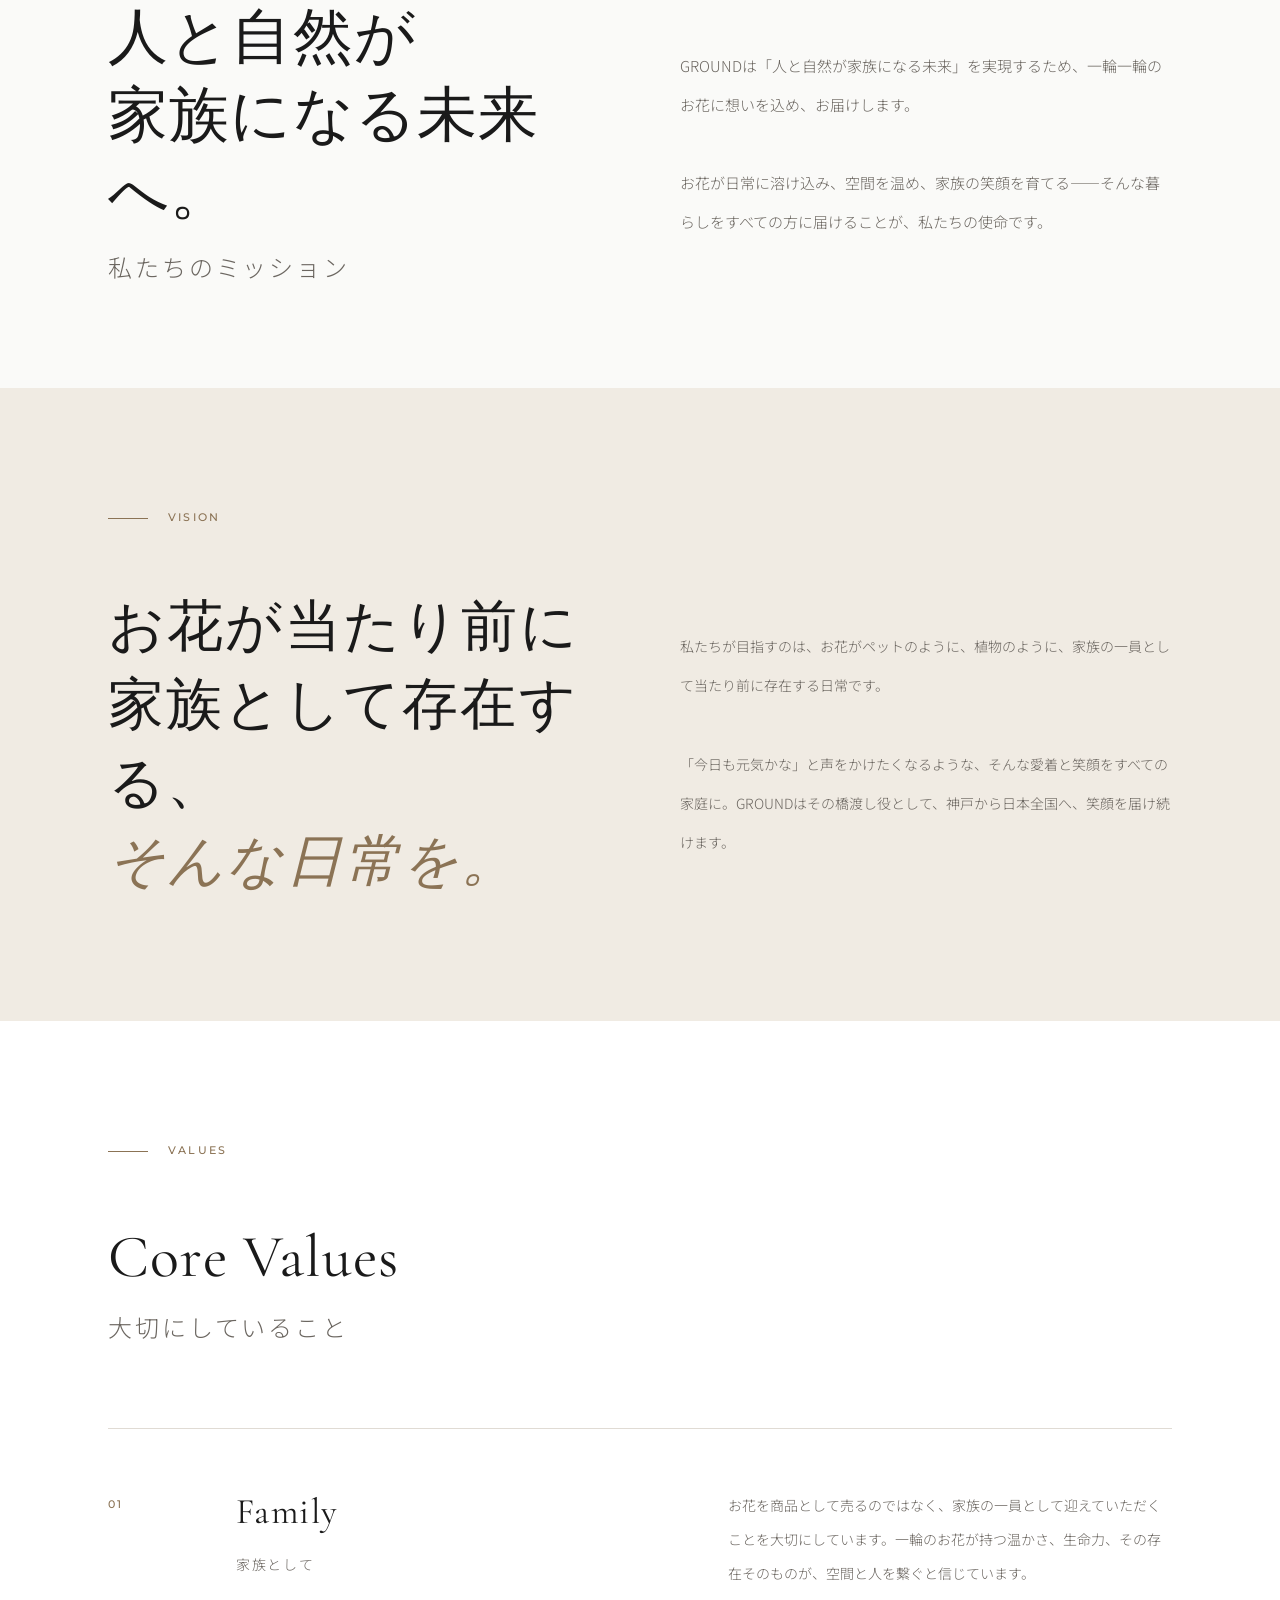
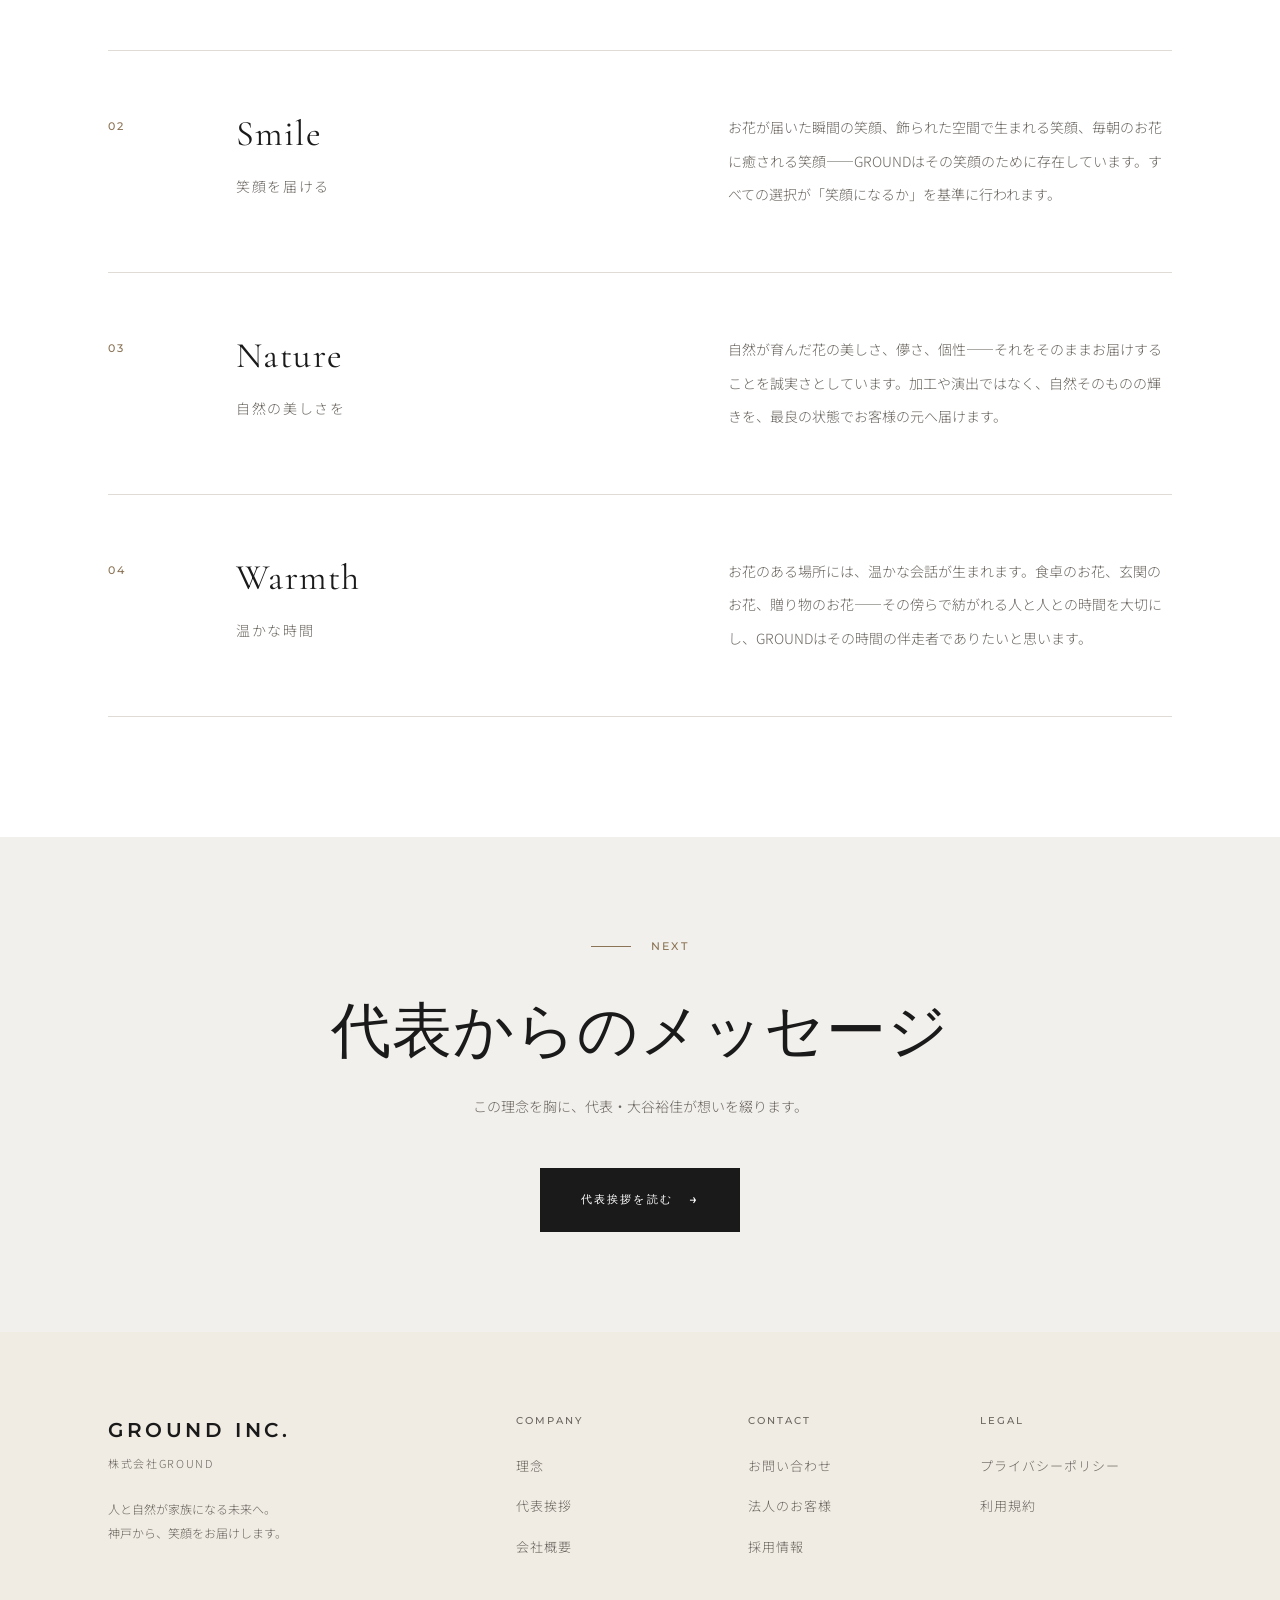
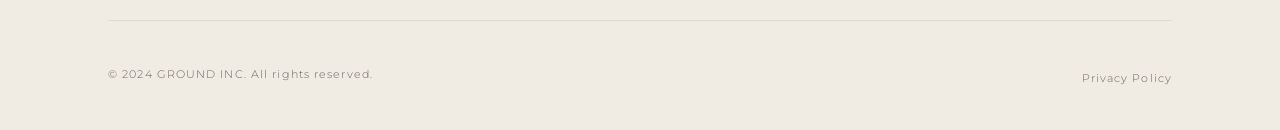
<file: philosophy.html>
<!DOCTYPE html>
<html lang="ja">
<head>
  <meta charset="UTF-8">
  <meta name="viewport" content="width=device-width, initial-scale=1.0">
  <title>理念 — GROUND INC.</title>
  <meta name="description" content="株式会社GROUNDの企業理念。人と自然が家族になる未来へ。">
  <link rel="stylesheet" href="css/style.css">
  <link rel="icon" href="data:image/svg+xml,<svg xmlns='http://www.w3.org/2000/svg' viewBox='0 0 100 100'><text y='.9em' font-size='90'>G</text></svg>">
</head>
<body>

  <!-- ====== Header ====== -->
  <header class="site-header scrolled">
    <a href="index.html" class="header-logo">
      <span class="logo-en">GROUND INC.</span>
      <span class="logo-jp">株式会社GROUND</span>
    </a>
    <nav class="site-nav">
      <a href="philosophy.html" class="active">理念</a>
      <a href="president.html">代表挨拶</a>
      <a href="about.html">会社概要</a>
      <a href="contact.html" class="nav-contact">Contact</a>
    </nav>
    <button class="hamburger" aria-label="メニューを開く">
      <span></span><span></span><span></span>
    </button>
  </header>

  <!-- Mobile Nav -->
  <nav class="mobile-nav">
    <a href="philosophy.html">理念</a>
    <a href="president.html">代表挨拶</a>
    <a href="about.html">会社概要</a>
    <a href="contact.html">お問い合わせ</a>
  </nav>

  <main>

    <!-- ====== Page Hero ====== -->
    <div class="page-hero">
      <div class="container">
        <div class="page-hero-inner">
          <nav class="breadcrumb" aria-label="パンくずリスト">
            <a href="index.html">Home</a>
            <span class="breadcrumb-sep">/</span>
            <span>Philosophy</span>
          </nav>
          <span class="page-hero-en">Philosophy</span>
          <h1 class="page-hero-title">理念</h1>
          <p class="page-hero-jp">人と自然が家族になる未来へ</p>
        </div>
      </div>
    </div>

    <!-- ====== Philosophy Statement ====== -->
    <section style="background:var(--white); padding:120px 0 80px;">
      <div class="container">
        <div class="section-label fade-up">
          <span>Our Philosophy</span>
        </div>

        <!-- 理念テキスト -->
        <div style="max-width:800px; margin-bottom:80px;">
          <p class="fade-up" style="font-family:var(--ff-sans); font-size:clamp(18px,2.2vw,26px); font-weight:300; line-height:2.4; letter-spacing:0.1em; color:var(--text);">
            お花に込められた想いから、人と人が結ばれ、家族のような絆が生まれる。<br>
            その感謝と思いやりを自然へと循環させ、<br>
            世界中が家族のように支え合う未来を描くこと。<br>
            それが、GROUNDが大切にしている想いと使命です。
          </p>
        </div>

        <!-- English translation -->
        <div class="fade-up fade-up-delay-3" style="padding-top:60px; border-top:1px solid var(--border); max-width:720px;">
          <div class="section-label" style="margin-bottom:24px;">
            <span>In English</span>
          </div>
          <p style="font-family:var(--ff-serif); font-size:clamp(20px,2vw,28px); font-weight:300; font-style:italic; line-height:1.8; color:var(--text-light); letter-spacing:0.04em;">
            "Flowers that spread smiles, flowers that make life smile.<br>
            They are no longer just flowers—<br>
            they are <em style="color:var(--accent);">family.</em>"
          </p>
        </div>
      </div>
    </section>

    <!-- ====== Mission ====== -->
    <section style="background:var(--bg); padding:100px 0;">
      <div class="container">
        <div class="section-label fade-up">
          <span>Mission</span>
        </div>
        <div style="display:grid; grid-template-columns:1fr 1fr; gap:80px; align-items:center;">
          <div>
            <h2 class="section-title fade-up" style="line-height:1.3;">
              人と自然が<br>
              家族になる未来へ。
            </h2>
            <p class="section-title-jp fade-up fade-up-delay-1">私たちのミッション</p>
          </div>
          <div class="fade-up fade-up-delay-2">
            <p style="font-size:15px; line-height:2.6; color:var(--text-light);">
              GROUNDは「人と自然が家族になる未来」を実現するため、一輪一輪のお花に想いを込め、お届けします。<br><br>
              お花が日常に溶け込み、空間を温め、家族の笑顔を育てる——そんな暮らしをすべての方に届けることが、私たちの使命です。
            </p>
          </div>
        </div>
      </div>
    </section>

    <!-- ====== Vision ====== -->
    <section style="background:#f0ebe3; padding:120px 0;">
      <div class="container">
        <div class="section-label fade-up">
          <span>Vision</span>
        </div>
        <div style="display:grid; grid-template-columns:1fr 1fr; gap:80px; align-items:center;">
          <div class="fade-up">
            <h2 style="font-family:var(--ff-serif); font-size:clamp(32px,5vw,56px); font-weight:300; color:var(--text); line-height:1.4; letter-spacing:0.04em;">
              お花が当たり前に<br>
              家族として存在する、<br>
              <em style="font-style:italic; color:var(--accent);">そんな日常を。</em>
            </h2>
          </div>
          <div class="fade-up fade-up-delay-2">
            <p style="font-size:14px; line-height:2.8; color:var(--text-light);">
              私たちが目指すのは、お花がペットのように、植物のように、家族の一員として当たり前に存在する日常です。<br><br>
              「今日も元気かな」と声をかけたくなるような、そんな愛着と笑顔をすべての家庭に。GROUNDはその橋渡し役として、神戸から日本全国へ、笑顔を届け続けます。
            </p>
          </div>
        </div>
      </div>
    </section>

    <!-- ====== Values ====== -->
    <section class="philosophy-values">
      <div class="container">
        <div class="section-label fade-up">
          <span>Values</span>
        </div>
        <h2 class="section-title fade-up" style="margin-bottom:8px;">Core Values</h2>
        <p class="section-title-jp fade-up fade-up-delay-1" style="margin-bottom:80px;">大切にしていること</p>

        <div class="values-list">

          <div class="value-item fade-up">
            <div class="value-num">01</div>
            <div>
              <div class="value-title">Family<br><span class="value-title-jp">家族として</span></div>
            </div>
            <div class="value-text">
              お花を商品として売るのではなく、家族の一員として迎えていただくことを大切にしています。一輪のお花が持つ温かさ、生命力、その存在そのものが、空間と人を繋ぐと信じています。
            </div>
          </div>

          <div class="value-item fade-up">
            <div class="value-num">02</div>
            <div>
              <div class="value-title">Smile<br><span class="value-title-jp">笑顔を届ける</span></div>
            </div>
            <div class="value-text">
              お花が届いた瞬間の笑顔、飾られた空間で生まれる笑顔、毎朝のお花に癒される笑顔——GROUNDはその笑顔のために存在しています。すべての選択が「笑顔になるか」を基準に行われます。
            </div>
          </div>

          <div class="value-item fade-up">
            <div class="value-num">03</div>
            <div>
              <div class="value-title">Nature<br><span class="value-title-jp">自然の美しさを</span></div>
            </div>
            <div class="value-text">
              自然が育んだ花の美しさ、儚さ、個性——それをそのままお届けすることを誠実さとしています。加工や演出ではなく、自然そのものの輝きを、最良の状態でお客様の元へ届けます。
            </div>
          </div>

          <div class="value-item fade-up">
            <div class="value-num">04</div>
            <div>
              <div class="value-title">Warmth<br><span class="value-title-jp">温かな時間</span></div>
            </div>
            <div class="value-text">
              お花のある場所には、温かな会話が生まれます。食卓のお花、玄関のお花、贈り物のお花——その傍らで紡がれる人と人との時間を大切にし、GROUNDはその時間の伴走者でありたいと思います。
            </div>
          </div>

        </div>
      </div>
    </section>

    <!-- ====== CTA ====== -->
    <section style="background:var(--bg-alt); padding:100px 0;">
      <div class="container" style="text-align:center;">
        <div class="section-label fade-up" style="justify-content:center; margin-bottom:40px;">
          <span>Next</span>
        </div>
        <h2 class="section-title fade-up" style="margin-bottom:24px;">代表からのメッセージ</h2>
        <p style="font-size:14px; color:var(--text-light); line-height:2; margin-bottom:48px;" class="fade-up fade-up-delay-1">
          この理念を胸に、代表・大谷裕佳が想いを綴ります。
        </p>
        <div class="fade-up fade-up-delay-2">
          <a href="president.html" class="btn-primary">
            <span>代表挨拶を読む</span>
            <span class="arrow">→</span>
          </a>
        </div>
      </div>
    </section>

  </main>

  <!-- ====== Footer ====== -->
  <footer class="site-footer">
    <div class="container">
      <div class="footer-top">
        <div class="footer-brand">
          <div class="logo-en">GROUND INC.</div>
          <div class="logo-jp">株式会社GROUND</div>
          <p class="tagline">
            人と自然が家族になる未来へ。<br>
            神戸から、笑顔をお届けします。
          </p>
        </div>
        <div class="footer-nav">
          <div class="footer-nav-group">
            <div class="group-title">Company</div>
            <ul>
              <li><a href="philosophy.html">理念</a></li>
              <li><a href="president.html">代表挨拶</a></li>
              <li><a href="about.html">会社概要</a></li>
            </ul>
          </div>
          <div class="footer-nav-group">
            <div class="group-title">Contact</div>
            <ul>
              <li><a href="contact.html">お問い合わせ</a></li>
              <li><a href="contact.html">法人のお客様</a></li>
              <li><a href="contact.html">採用情報</a></li>
            </ul>
          </div>
          <div class="footer-nav-group">
            <div class="group-title">Legal</div>
            <ul>
              <li><a href="#">プライバシーポリシー</a></li>
              <li><a href="#">利用規約</a></li>
            </ul>
          </div>
        </div>
      </div>
      <div class="footer-bottom">
        <p class="footer-copy">&copy; 2024 GROUND INC. All rights reserved.</p>
        <div class="footer-policy">
          <a href="#">Privacy Policy</a>
        </div>
      </div>
    </div>
  </footer>

  <script src="js/main.js"></script>
</body>
</html>
</file>
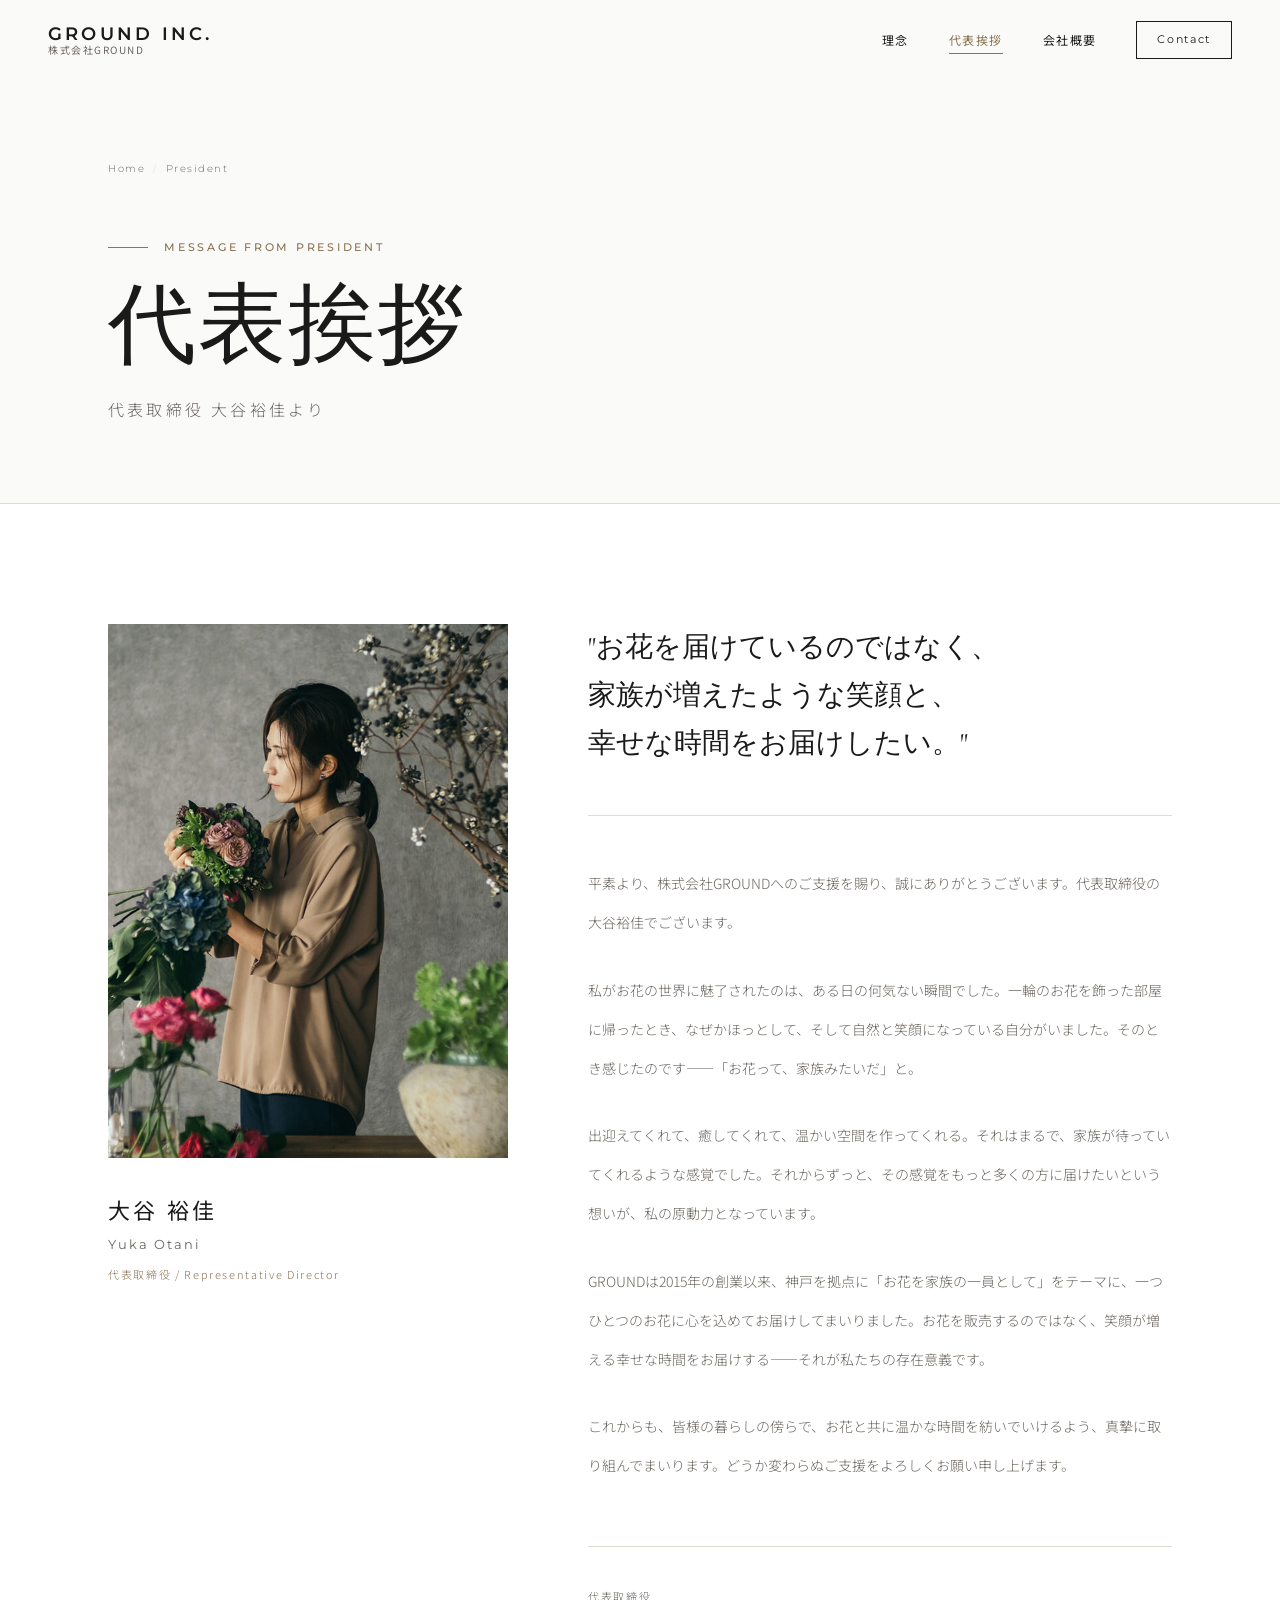
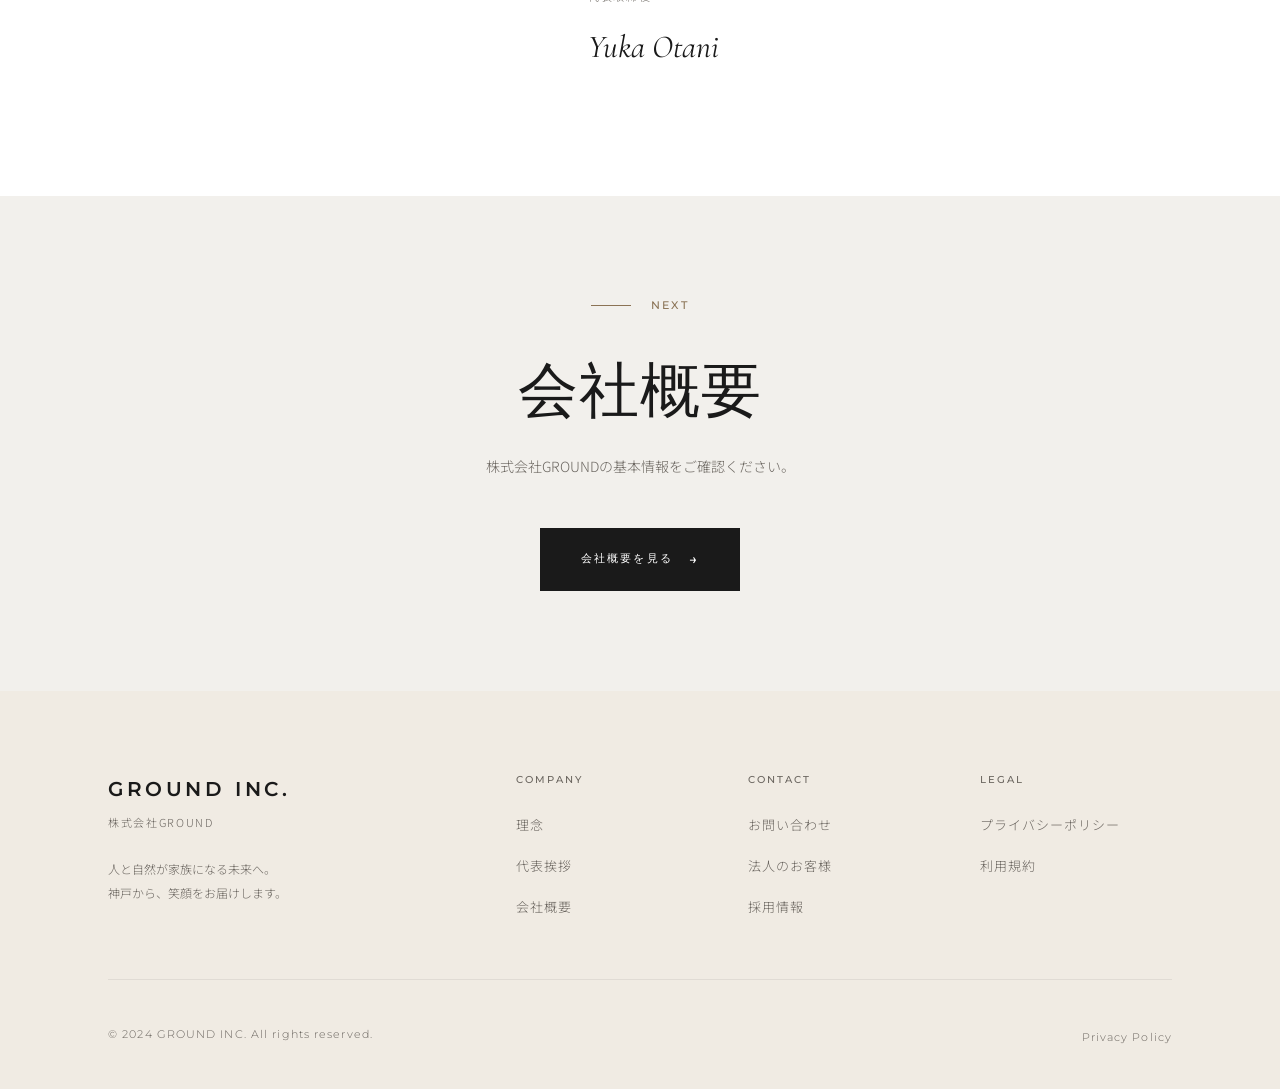
<file: president.html>
<!DOCTYPE html>
<html lang="ja">
<head>
  <meta charset="UTF-8">
  <meta name="viewport" content="width=device-width, initial-scale=1.0">
  <title>代表挨拶 — GROUND INC.</title>
  <meta name="description" content="株式会社GROUND 代表取締役・大谷裕佳からのメッセージ。">
  <link rel="stylesheet" href="css/style.css">
  <link rel="icon" href="data:image/svg+xml,<svg xmlns='http://www.w3.org/2000/svg' viewBox='0 0 100 100'><text y='.9em' font-size='90'>G</text></svg>">
</head>
<body>

  <!-- ====== Header ====== -->
  <header class="site-header scrolled">
    <a href="index.html" class="header-logo">
      <span class="logo-en">GROUND INC.</span>
      <span class="logo-jp">株式会社GROUND</span>
    </a>
    <nav class="site-nav">
      <a href="philosophy.html">理念</a>
      <a href="president.html" class="active">代表挨拶</a>
      <a href="about.html">会社概要</a>
      <a href="contact.html" class="nav-contact">Contact</a>
    </nav>
    <button class="hamburger" aria-label="メニューを開く">
      <span></span><span></span><span></span>
    </button>
  </header>

  <!-- Mobile Nav -->
  <nav class="mobile-nav">
    <a href="philosophy.html">理念</a>
    <a href="president.html">代表挨拶</a>
    <a href="about.html">会社概要</a>
    <a href="contact.html">お問い合わせ</a>
  </nav>

  <main>

    <!-- ====== Page Hero ====== -->
    <div class="page-hero">
      <div class="container">
        <div class="page-hero-inner">
          <nav class="breadcrumb" aria-label="パンくずリスト">
            <a href="index.html">Home</a>
            <span class="breadcrumb-sep">/</span>
            <span>President</span>
          </nav>
          <span class="page-hero-en">Message from President</span>
          <h1 class="page-hero-title">代表挨拶</h1>
          <p class="page-hero-jp">代表取締役 大谷裕佳より</p>
        </div>
      </div>
    </div>

    <!-- ====== President Message ====== -->
    <section class="president-section">
      <div class="container">
        <div class="president-inner">

          <!-- Photo & Name -->
          <div class="president-photo fade-up">
            <div class="president-photo-frame">
              <!--
                【写真の設置方法】
                添付いただいた写真を「img/president.jpg」として保存してください。
                その後、下のimgタグのコメントを外し、上のsvgプレースホルダーを削除してください。
              -->
              <img src="img/president.jpg" alt="代表取締役 大谷裕佳" style="width:100%; height:100%; object-fit:cover; object-position:center top;">
            </div>
            <div class="president-name-block">
              <div class="president-name-jp">大谷 裕佳</div>
              <div class="president-name-en">Yuka Otani</div>
              <div class="president-title">代表取締役 / Representative Director</div>
            </div>
          </div>

          <!-- Message -->
          <div class="president-message fade-up fade-up-delay-2">

            <p class="president-message-lead">
              "お花を届けているのではなく、<br>
              家族が増えたような笑顔と、<br>
              幸せな時間をお届けしたい。"
            </p>

            <div class="president-message-body">
              <p>
                平素より、株式会社GROUNDへのご支援を賜り、誠にありがとうございます。代表取締役の大谷裕佳でございます。
              </p>
              <p>
                私がお花の世界に魅了されたのは、ある日の何気ない瞬間でした。一輪のお花を飾った部屋に帰ったとき、なぜかほっとして、そして自然と笑顔になっている自分がいました。そのとき感じたのです——「お花って、家族みたいだ」と。
              </p>
              <p>
                出迎えてくれて、癒してくれて、温かい空間を作ってくれる。それはまるで、家族が待っていてくれるような感覚でした。それからずっと、その感覚をもっと多くの方に届けたいという想いが、私の原動力となっています。
              </p>
              <p>
                GROUNDは2015年の創業以来、神戸を拠点に「お花を家族の一員として」をテーマに、一つひとつのお花に心を込めてお届けしてまいりました。お花を販売するのではなく、笑顔が増える幸せな時間をお届けする——それが私たちの存在意義です。
              </p>
              <p>
                これからも、皆様の暮らしの傍らで、お花と共に温かな時間を紡いでいけるよう、真摯に取り組んでまいります。どうか変わらぬご支援をよろしくお願い申し上げます。
              </p>
            </div>

            <div class="president-message-sign">
              <div class="title">代表取締役</div>
              <div class="name">Yuka Otani</div>
            </div>

          </div>
        </div>
      </div>
    </section>

    <!-- ====== CTA ====== -->
    <section style="background:var(--bg-alt); padding:100px 0;">
      <div class="container" style="text-align:center;">
        <div class="section-label fade-up" style="justify-content:center; margin-bottom:40px;">
          <span>Next</span>
        </div>
        <h2 class="section-title fade-up" style="margin-bottom:24px;">会社概要</h2>
        <p style="font-size:14px; color:var(--text-light); line-height:2; margin-bottom:48px;" class="fade-up fade-up-delay-1">
          株式会社GROUNDの基本情報をご確認ください。
        </p>
        <div class="fade-up fade-up-delay-2">
          <a href="about.html" class="btn-primary">
            <span>会社概要を見る</span>
            <span class="arrow">→</span>
          </a>
        </div>
      </div>
    </section>

  </main>

  <!-- ====== Footer ====== -->
  <footer class="site-footer">
    <div class="container">
      <div class="footer-top">
        <div class="footer-brand">
          <div class="logo-en">GROUND INC.</div>
          <div class="logo-jp">株式会社GROUND</div>
          <p class="tagline">
            人と自然が家族になる未来へ。<br>
            神戸から、笑顔をお届けします。
          </p>
        </div>
        <div class="footer-nav">
          <div class="footer-nav-group">
            <div class="group-title">Company</div>
            <ul>
              <li><a href="philosophy.html">理念</a></li>
              <li><a href="president.html">代表挨拶</a></li>
              <li><a href="about.html">会社概要</a></li>
            </ul>
          </div>
          <div class="footer-nav-group">
            <div class="group-title">Contact</div>
            <ul>
              <li><a href="contact.html">お問い合わせ</a></li>
              <li><a href="contact.html">法人のお客様</a></li>
              <li><a href="contact.html">採用情報</a></li>
            </ul>
          </div>
          <div class="footer-nav-group">
            <div class="group-title">Legal</div>
            <ul>
              <li><a href="#">プライバシーポリシー</a></li>
              <li><a href="#">利用規約</a></li>
            </ul>
          </div>
        </div>
      </div>
      <div class="footer-bottom">
        <p class="footer-copy">&copy; 2024 GROUND INC. All rights reserved.</p>
        <div class="footer-policy">
          <a href="#">Privacy Policy</a>
        </div>
      </div>
    </div>
  </footer>

  <script src="js/main.js"></script>
</body>
</html>
</file>
<file: css/style.css>
/* =========================================
   CORPORATE WEBSITE — Global Styles
   Color: White × Black + Bronze accent
   ========================================= */

@import url('https://fonts.googleapis.com/css2?family=Cormorant+Garamond:ital,wght@0,300;0,400;0,500;0,600;1,300;1,400&family=Noto+Sans+JP:wght@300;400;500&family=Montserrat:wght@300;400;500;600&display=swap');

/* ── Reset & Base ── */
*, *::before, *::after {
  box-sizing: border-box;
  margin: 0;
  padding: 0;
}

:root {
  --bg:        #fafaf8;
  --bg-alt:    #f2f0ec;
  --text:      #1a1a1a;
  --text-light:#6b6660;
  --accent:    #8b7355;
  --accent-lt: #c4a882;
  --white:     #ffffff;
  --border:    #e0dbd4;
  --line:      rgba(139,115,85,0.25);

  --ff-serif:  'Cormorant Garamond', 'Times New Roman', serif;
  --ff-sans:   'Noto Sans JP', sans-serif;
  --ff-en:     'Montserrat', sans-serif;

  --header-h:  80px;
  --transition: 0.6s cubic-bezier(0.25, 0.46, 0.45, 0.94);
}

html {
  scroll-behavior: smooth;
  font-size: 16px;
}

body {
  background-color: var(--bg);
  color: var(--text);
  font-family: var(--ff-sans);
  font-weight: 300;
  line-height: 1.8;
  overflow-x: hidden;
  -webkit-font-smoothing: antialiased;
}

img {
  max-width: 100%;
  height: auto;
  display: block;
}

a {
  color: inherit;
  text-decoration: none;
}

/* ── Typography ── */
.en-serif {
  font-family: var(--ff-serif);
  font-weight: 400;
  letter-spacing: 0.04em;
}

.en-sans {
  font-family: var(--ff-en);
  letter-spacing: 0.12em;
}

/* ── Header ── */
.site-header {
  position: fixed;
  top: 0;
  left: 0;
  width: 100%;
  height: var(--header-h);
  display: flex;
  align-items: center;
  justify-content: space-between;
  padding: 0 48px;
  z-index: 100;
  transition: background var(--transition), border-bottom var(--transition);
}

.site-header.scrolled {
  background: rgba(250, 250, 248, 0.96);
  border-bottom: 1px solid var(--border);
  backdrop-filter: blur(8px);
}

.header-logo {
  display: flex;
  flex-direction: column;
  gap: 2px;
}

.header-logo .logo-en {
  font-family: var(--ff-en);
  font-size: 18px;
  font-weight: 600;
  letter-spacing: 0.18em;
  color: var(--text);
  line-height: 1;
}

.header-logo .logo-jp {
  font-family: var(--ff-sans);
  font-size: 10px;
  font-weight: 400;
  letter-spacing: 0.15em;
  color: var(--text-light);
  line-height: 1;
}

.site-nav {
  display: flex;
  align-items: center;
  gap: 40px;
}

.site-nav a {
  font-family: var(--ff-sans);
  font-size: 12px;
  font-weight: 400;
  letter-spacing: 0.12em;
  color: var(--text);
  position: relative;
  transition: color 0.3s;
}

.site-nav a::after {
  content: '';
  position: absolute;
  bottom: -3px;
  left: 0;
  width: 0;
  height: 1px;
  background: var(--accent);
  transition: width 0.4s var(--transition);
}

.site-nav a:hover,
.site-nav a.active {
  color: var(--accent);
}

.site-nav a:hover::after,
.site-nav a.active::after {
  width: 100%;
}

/* Contact button in nav */
.nav-contact {
  border: 1px solid var(--text);
  padding: 8px 20px;
  font-family: var(--ff-en) !important;
  font-size: 11px !important;
  letter-spacing: 0.15em !important;
  transition: all 0.3s !important;
}

.nav-contact::after {
  display: none !important;
}

.nav-contact:hover {
  background: var(--text) !important;
  color: var(--white) !important;
}

/* Hamburger */
.hamburger {
  display: none;
  flex-direction: column;
  gap: 6px;
  cursor: pointer;
  padding: 4px;
  background: none;
  border: none;
  z-index: 200;
}

.hamburger span {
  display: block;
  width: 28px;
  height: 1px;
  background: var(--text);
  transition: all 0.4s;
}

.hamburger.open span:nth-child(1) {
  transform: translateY(7px) rotate(45deg);
}
.hamburger.open span:nth-child(2) {
  opacity: 0;
}
.hamburger.open span:nth-child(3) {
  transform: translateY(-7px) rotate(-45deg);
}

/* Mobile Nav */
.mobile-nav {
  display: none;
  position: fixed;
  inset: 0;
  background: var(--bg);
  z-index: 150;
  flex-direction: column;
  align-items: center;
  justify-content: center;
  gap: 40px;
  opacity: 0;
  pointer-events: none;
  transition: opacity 0.5s;
}

.mobile-nav.open {
  opacity: 1;
  pointer-events: all;
}

.mobile-nav a {
  font-family: var(--ff-serif);
  font-size: 32px;
  font-weight: 300;
  letter-spacing: 0.06em;
  color: var(--text);
  transition: color 0.3s;
}

.mobile-nav a:hover {
  color: var(--accent);
}

/* ── Section Shared ── */
section {
  padding: 120px 0;
}

.container {
  max-width: 1160px;
  margin: 0 auto;
  padding: 0 48px;
}

/* Section Label */
.section-label {
  display: flex;
  align-items: center;
  gap: 20px;
  margin-bottom: 60px;
}

.section-label::before {
  content: '';
  display: block;
  width: 40px;
  height: 1px;
  background: var(--accent);
}

.section-label span {
  font-family: var(--ff-en);
  font-size: 11px;
  font-weight: 500;
  letter-spacing: 0.2em;
  color: var(--accent);
  text-transform: uppercase;
}

/* Section Title */
.section-title {
  font-family: var(--ff-serif);
  font-size: clamp(36px, 5vw, 60px);
  font-weight: 400;
  line-height: 1.2;
  letter-spacing: 0.02em;
  color: var(--text);
}

.section-title-jp {
  font-family: var(--ff-sans);
  font-size: clamp(18px, 2.5vw, 24px);
  font-weight: 300;
  letter-spacing: 0.12em;
  color: var(--text-light);
  margin-top: 12px;
}

/* ── Hero ── */
.hero {
  position: relative;
  height: 100vh;
  min-height: 640px;
  display: flex;
  flex-direction: column;
  justify-content: flex-end;
  padding-bottom: 80px;
  overflow: hidden;
}

.hero-bg {
  position: absolute;
  inset: 0;
  background: var(--bg);
}

/* Decorative lines */
.hero-bg::before {
  content: '';
  position: absolute;
  top: 0;
  right: 120px;
  width: 1px;
  height: 100%;
  background: var(--line);
}

.hero-bg::after {
  content: '';
  position: absolute;
  top: 0;
  right: 360px;
  width: 1px;
  height: 100%;
  background: var(--line);
}

.hero-number {
  position: absolute;
  top: 50%;
  right: 48px;
  transform: translateY(-50%);
  font-family: var(--ff-en);
  font-size: 200px;
  font-weight: 300;
  color: rgba(139, 115, 85, 0.06);
  line-height: 1;
  letter-spacing: -0.04em;
  user-select: none;
}

.hero-content {
  position: relative;
  z-index: 2;
  padding: 0 48px;
}

.hero-eyebrow {
  font-family: var(--ff-en);
  font-size: 11px;
  font-weight: 500;
  letter-spacing: 0.25em;
  color: var(--accent);
  text-transform: uppercase;
  margin-bottom: 28px;
  display: flex;
  align-items: center;
  gap: 16px;
}

.hero-eyebrow::before {
  content: '';
  display: block;
  width: 40px;
  height: 1px;
  background: var(--accent);
}

.hero-title {
  font-family: var(--ff-serif);
  font-size: clamp(52px, 8vw, 110px);
  font-weight: 300;
  line-height: 1.05;
  letter-spacing: -0.01em;
  color: var(--text);
  margin-bottom: 32px;
}

.hero-title em {
  font-style: italic;
  color: var(--accent);
}

.hero-tagline {
  font-family: var(--ff-sans);
  font-size: 14px;
  font-weight: 300;
  letter-spacing: 0.15em;
  color: var(--text-light);
  max-width: 480px;
  line-height: 2;
}

/* Scroll indicator */
.scroll-indicator {
  position: absolute;
  bottom: 40px;
  left: 50%;
  transform: translateX(-50%);
  display: flex;
  flex-direction: column;
  align-items: center;
  gap: 8px;
  z-index: 2;
}

.scroll-indicator span {
  font-family: var(--ff-en);
  font-size: 9px;
  font-weight: 500;
  letter-spacing: 0.2em;
  color: var(--text-light);
  text-transform: uppercase;
}

.scroll-line {
  width: 1px;
  height: 48px;
  background: linear-gradient(to bottom, var(--accent), transparent);
  animation: scrollDown 1.8s ease-in-out infinite;
}

@keyframes scrollDown {
  0% { transform: scaleY(0); transform-origin: top; }
  50% { transform: scaleY(1); transform-origin: top; }
  51% { transform: scaleY(1); transform-origin: bottom; }
  100% { transform: scaleY(0); transform-origin: bottom; }
}

/* ── About Section (Top) ── */
.about-top {
  background: var(--white);
}

.about-top-inner {
  display: grid;
  grid-template-columns: 1fr 1fr;
  gap: 80px;
  align-items: center;
}

.about-top-text p {
  font-size: 15px;
  line-height: 2.2;
  color: var(--text-light);
  margin-bottom: 20px;
}

.about-top-text p:last-child {
  margin-bottom: 0;
}

.about-top-visual {
  position: relative;
  height: 480px;
}

.about-top-visual-box {
  width: 100%;
  height: 100%;
  background: var(--bg-alt);
  position: relative;
  overflow: hidden;
}

.about-top-visual-box::before {
  content: '';
  position: absolute;
  top: 24px;
  left: 24px;
  right: -24px;
  bottom: -24px;
  border: 1px solid var(--border);
  z-index: -1;
}

/* Placeholder visual inside box */
.visual-placeholder {
  width: 100%;
  height: 100%;
  display: flex;
  align-items: center;
  justify-content: center;
  flex-direction: column;
  gap: 16px;
}

.visual-placeholder-text {
  font-family: var(--ff-serif);
  font-size: 80px;
  font-weight: 300;
  color: var(--border);
  line-height: 1;
}

.visual-placeholder-sub {
  font-family: var(--ff-en);
  font-size: 10px;
  letter-spacing: 0.2em;
  color: var(--text-light);
  text-transform: uppercase;
}

/* ── Know More Section ── */
.know-more {
  background: var(--bg);
}

.know-more-header {
  display: flex;
  align-items: flex-end;
  justify-content: space-between;
  margin-bottom: 64px;
  padding-bottom: 40px;
  border-bottom: 1px solid var(--border);
}

.know-more-title-block {}

.know-more-title {
  font-family: var(--ff-serif);
  font-size: clamp(36px, 5vw, 56px);
  font-weight: 400;
  color: var(--text);
  letter-spacing: 0.02em;
  margin-bottom: 8px;
}

.know-more-subtitle {
  font-family: var(--ff-sans);
  font-size: 13px;
  font-weight: 300;
  letter-spacing: 0.15em;
  color: var(--text-light);
}

.know-more-desc {
  max-width: 320px;
  font-size: 13px;
  line-height: 2;
  color: var(--text-light);
  text-align: right;
}

/* Cards */
.know-more-grid {
  display: grid;
  grid-template-columns: repeat(4, 1fr);
  gap: 0;
  border-top: 1px solid var(--border);
}

.know-card {
  border-right: 1px solid var(--border);
  padding: 48px 36px;
  display: flex;
  flex-direction: column;
  position: relative;
  overflow: hidden;
  transition: background 0.4s;
  cursor: pointer;
}

.know-card:last-child {
  border-right: none;
}

.know-card::after {
  content: '';
  position: absolute;
  bottom: 0;
  left: 0;
  width: 100%;
  height: 3px;
  background: var(--accent);
  transform: scaleX(0);
  transform-origin: left;
  transition: transform 0.5s var(--transition);
}

.know-card:hover {
  background: var(--white);
}

.know-card:hover::after {
  transform: scaleX(1);
}

.know-card-num {
  font-family: var(--ff-en);
  font-size: 11px;
  font-weight: 500;
  letter-spacing: 0.15em;
  color: var(--accent);
  margin-bottom: 40px;
}

.know-card-title-jp {
  font-family: var(--ff-sans);
  font-size: 20px;
  font-weight: 400;
  letter-spacing: 0.1em;
  color: var(--text);
  margin-bottom: 8px;
}

.know-card-title-en {
  font-family: var(--ff-serif);
  font-size: 13px;
  font-weight: 400;
  font-style: italic;
  color: var(--text-light);
  letter-spacing: 0.05em;
  margin-bottom: 24px;
}

.know-card-desc {
  font-size: 12px;
  line-height: 2;
  color: var(--text-light);
  flex: 1;
}

.know-card-arrow {
  margin-top: 40px;
  display: flex;
  align-items: center;
  gap: 12px;
  font-family: var(--ff-en);
  font-size: 10px;
  font-weight: 500;
  letter-spacing: 0.2em;
  color: var(--accent);
  text-transform: uppercase;
  transition: gap 0.3s;
}

.know-card-arrow::after {
  content: '→';
  font-size: 16px;
  transition: transform 0.3s;
}

.know-card:hover .know-card-arrow {
  gap: 18px;
}

.know-card:hover .know-card-arrow::after {
  transform: translateX(4px);
}

/* ── Philosophy (Brief) ── */
.philosophy-brief {
  background: #f0ebe3;
  color: var(--text);
  padding: 120px 0;
}

.philosophy-brief .section-label::before {
  background: var(--accent);
}

.philosophy-brief .section-label span {
  color: var(--accent);
}

.philosophy-brief-inner {
  display: grid;
  grid-template-columns: 1fr 1fr;
  gap: 80px;
  align-items: center;
}

.philosophy-brief-quote {
  font-family: var(--ff-serif);
  font-size: clamp(28px, 3.5vw, 44px);
  font-weight: 300;
  line-height: 1.5;
  letter-spacing: 0.04em;
  color: var(--text);
}

.philosophy-brief-quote em {
  font-style: italic;
  color: var(--accent);
}

.philosophy-brief-text {
  font-size: 14px;
  line-height: 2.4;
  color: var(--text-light);
}

/* ── Page Hero (Inner pages) ── */
.page-hero {
  padding-top: calc(var(--header-h) + 80px);
  padding-bottom: 80px;
  background: var(--bg);
  border-bottom: 1px solid var(--border);
}

.page-hero-inner {
  display: flex;
  flex-direction: column;
  gap: 20px;
}

.page-hero-en {
  font-family: var(--ff-en);
  font-size: 11px;
  font-weight: 500;
  letter-spacing: 0.25em;
  color: var(--accent);
  text-transform: uppercase;
  display: flex;
  align-items: center;
  gap: 16px;
}

.page-hero-en::before {
  content: '';
  display: block;
  width: 40px;
  height: 1px;
  background: var(--accent);
}

.page-hero-title {
  font-family: var(--ff-serif);
  font-size: clamp(48px, 7vw, 88px);
  font-weight: 300;
  line-height: 1.1;
  letter-spacing: 0.02em;
  color: var(--text);
}

.page-hero-jp {
  font-family: var(--ff-sans);
  font-size: 16px;
  font-weight: 300;
  letter-spacing: 0.2em;
  color: var(--text-light);
}

/* ── Philosophy Page ── */
.philosophy-values {
  background: var(--white);
}

.values-list {
  display: flex;
  flex-direction: column;
  gap: 0;
}

.value-item {
  display: grid;
  grid-template-columns: 80px 1fr 1fr;
  gap: 48px;
  align-items: start;
  padding: 60px 0;
  border-bottom: 1px solid var(--border);
}

.value-item:first-child {
  border-top: 1px solid var(--border);
}

.value-num {
  font-family: var(--ff-en);
  font-size: 11px;
  font-weight: 500;
  letter-spacing: 0.15em;
  color: var(--accent);
  padding-top: 6px;
}

.value-title {
  font-family: var(--ff-serif);
  font-size: clamp(24px, 3vw, 36px);
  font-weight: 400;
  letter-spacing: 0.04em;
  color: var(--text);
  line-height: 1.3;
}

.value-title-jp {
  font-family: var(--ff-sans);
  font-size: 14px;
  font-weight: 300;
  letter-spacing: 0.12em;
  color: var(--text-light);
  margin-top: 8px;
}

.value-text {
  font-size: 14px;
  line-height: 2.4;
  color: var(--text-light);
}

/* ── President Page ── */
.president-section {
  background: var(--white);
}

.president-inner {
  display: grid;
  grid-template-columns: 400px 1fr;
  gap: 80px;
  align-items: start;
}

.president-photo {
  position: sticky;
  top: calc(var(--header-h) + 40px);
}

.president-photo-frame {
  width: 100%;
  aspect-ratio: 3/4;
  background: var(--bg-alt);
  position: relative;
  overflow: hidden;
  display: flex;
  align-items: center;
  justify-content: center;
}

.president-photo-frame::after {
  content: '';
  position: absolute;
  top: 16px;
  left: 16px;
  right: -16px;
  bottom: -16px;
  border: 1px solid var(--border);
  z-index: -1;
}

.president-photo-placeholder {
  font-family: var(--ff-serif);
  font-size: 60px;
  color: var(--border);
}

.president-name-block {
  margin-top: 32px;
}

.president-name-jp {
  font-family: var(--ff-sans);
  font-size: 22px;
  font-weight: 400;
  letter-spacing: 0.15em;
  color: var(--text);
  margin-bottom: 4px;
}

.president-name-en {
  font-family: var(--ff-en);
  font-size: 13px;
  font-weight: 400;
  letter-spacing: 0.15em;
  color: var(--text-light);
  margin-bottom: 8px;
}

.president-title {
  font-family: var(--ff-sans);
  font-size: 11px;
  font-weight: 300;
  letter-spacing: 0.15em;
  color: var(--accent);
}

.president-message {}

.president-message-lead {
  font-family: var(--ff-serif);
  font-size: clamp(20px, 2.5vw, 28px);
  font-weight: 400;
  line-height: 1.7;
  color: var(--text);
  margin-bottom: 48px;
  padding-bottom: 48px;
  border-bottom: 1px solid var(--border);
}

.president-message-body {
  font-size: 14px;
  line-height: 2.8;
  color: var(--text-light);
}

.president-message-body p {
  margin-bottom: 28px;
}

.president-message-sign {
  margin-top: 60px;
  padding-top: 40px;
  border-top: 1px solid var(--border);
}

.president-message-sign .title {
  font-family: var(--ff-sans);
  font-size: 11px;
  letter-spacing: 0.15em;
  color: var(--text-light);
  margin-bottom: 12px;
}

.president-message-sign .name {
  font-family: var(--ff-serif);
  font-size: 32px;
  font-weight: 400;
  font-style: italic;
  color: var(--text);
}

/* ── About Page ── */
.company-overview {
  background: var(--white);
}

.overview-table {
  width: 100%;
  border-collapse: collapse;
}

.overview-table tr {
  border-bottom: 1px solid var(--border);
}

.overview-table tr:first-child {
  border-top: 1px solid var(--border);
}

.overview-table th {
  font-family: var(--ff-sans);
  font-size: 13px;
  font-weight: 400;
  letter-spacing: 0.12em;
  color: var(--text-light);
  text-align: left;
  padding: 28px 0;
  width: 200px;
  vertical-align: top;
  padding-right: 48px;
}

.overview-table td {
  font-family: var(--ff-sans);
  font-size: 14px;
  font-weight: 300;
  letter-spacing: 0.05em;
  color: var(--text);
  padding: 28px 0;
  line-height: 2;
}

/* ── Contact Page ── */
.contact-section {
  background: var(--white);
}

.contact-inner {
  display: grid;
  grid-template-columns: 1fr 1fr;
  gap: 100px;
  align-items: start;
}

.contact-info {}

.contact-info-title {
  font-family: var(--ff-serif);
  font-size: 36px;
  font-weight: 400;
  color: var(--text);
  margin-bottom: 24px;
}

.contact-info-text {
  font-size: 14px;
  line-height: 2.4;
  color: var(--text-light);
  margin-bottom: 48px;
}

.contact-detail {
  display: flex;
  flex-direction: column;
  gap: 20px;
}

.contact-detail-item {
  display: flex;
  align-items: baseline;
  gap: 20px;
  padding-bottom: 20px;
  border-bottom: 1px solid var(--border);
}

.contact-detail-label {
  font-family: var(--ff-en);
  font-size: 10px;
  font-weight: 500;
  letter-spacing: 0.2em;
  color: var(--accent);
  text-transform: uppercase;
  min-width: 70px;
}

.contact-detail-value {
  font-size: 14px;
  color: var(--text);
  letter-spacing: 0.05em;
}

/* Form */
.contact-form {
  display: flex;
  flex-direction: column;
  gap: 32px;
}

.form-group {
  display: flex;
  flex-direction: column;
  gap: 10px;
}

.form-group label {
  font-family: var(--ff-en);
  font-size: 10px;
  font-weight: 500;
  letter-spacing: 0.2em;
  color: var(--text-light);
  text-transform: uppercase;
}

.form-group label .required {
  color: var(--accent);
  margin-left: 4px;
}

.form-group input,
.form-group select,
.form-group textarea {
  width: 100%;
  background: transparent;
  border: none;
  border-bottom: 1px solid var(--border);
  padding: 12px 0;
  font-family: var(--ff-sans);
  font-size: 14px;
  font-weight: 300;
  color: var(--text);
  outline: none;
  transition: border-color 0.3s;
  -webkit-appearance: none;
  border-radius: 0;
}

.form-group input:focus,
.form-group select:focus,
.form-group textarea:focus {
  border-bottom-color: var(--accent);
}

.form-group textarea {
  resize: vertical;
  min-height: 120px;
  line-height: 2;
}

.form-submit {
  margin-top: 8px;
}

.btn-primary {
  display: inline-flex;
  align-items: center;
  gap: 16px;
  padding: 18px 40px;
  background: var(--text);
  color: var(--white);
  font-family: var(--ff-en);
  font-size: 11px;
  font-weight: 500;
  letter-spacing: 0.2em;
  text-transform: uppercase;
  border: 1px solid var(--text);
  cursor: pointer;
  transition: all 0.4s;
}

.btn-primary:hover {
  background: transparent;
  color: var(--text);
}

.btn-primary .arrow {
  font-size: 14px;
  transition: transform 0.3s;
}

.btn-primary:hover .arrow {
  transform: translateX(6px);
}

/* ── Footer ── */
.site-footer {
  background: #f0ebe3;
  color: var(--text);
  padding: 80px 0 40px;
}

.footer-top {
  display: grid;
  grid-template-columns: 1fr 2fr;
  gap: 80px;
  padding-bottom: 60px;
  border-bottom: 1px solid var(--border);
  margin-bottom: 40px;
}

.footer-brand .logo-en {
  font-family: var(--ff-en);
  font-size: 20px;
  font-weight: 600;
  letter-spacing: 0.18em;
  color: var(--text);
  margin-bottom: 6px;
}

.footer-brand .logo-jp {
  font-family: var(--ff-sans);
  font-size: 11px;
  letter-spacing: 0.15em;
  color: var(--text-light);
  margin-bottom: 24px;
}

.footer-brand .tagline {
  font-family: var(--ff-sans);
  font-size: 12px;
  line-height: 2;
  color: var(--text-light);
  max-width: 280px;
}

.footer-nav {
  display: grid;
  grid-template-columns: repeat(3, 1fr);
  gap: 40px;
}

.footer-nav-group {}

.footer-nav-group .group-title {
  font-family: var(--ff-en);
  font-size: 10px;
  font-weight: 500;
  letter-spacing: 0.2em;
  color: var(--text-light);
  text-transform: uppercase;
  margin-bottom: 20px;
}

.footer-nav-group ul {
  list-style: none;
  display: flex;
  flex-direction: column;
  gap: 12px;
}

.footer-nav-group ul li a {
  font-family: var(--ff-sans);
  font-size: 13px;
  font-weight: 300;
  letter-spacing: 0.08em;
  color: var(--text-light);
  transition: color 0.3s;
}

.footer-nav-group ul li a:hover {
  color: var(--accent);
}

.footer-bottom {
  display: flex;
  align-items: center;
  justify-content: space-between;
}

.footer-copy {
  font-family: var(--ff-en);
  font-size: 11px;
  letter-spacing: 0.1em;
  color: var(--text-light);
}

.footer-policy a {
  font-family: var(--ff-en);
  font-size: 11px;
  letter-spacing: 0.1em;
  color: var(--text-light);
  transition: color 0.3s;
}

.footer-policy a:hover {
  color: var(--accent);
}

/* ── Breadcrumb ── */
.breadcrumb {
  display: flex;
  align-items: center;
  gap: 8px;
  font-family: var(--ff-en);
  font-size: 10px;
  letter-spacing: 0.15em;
  color: var(--text-light);
  margin-bottom: 40px;
}

.breadcrumb a {
  color: var(--text-light);
  transition: color 0.3s;
}

.breadcrumb a:hover {
  color: var(--accent);
}

.breadcrumb-sep {
  color: var(--border);
}

/* ── Animations ── */
.fade-up {
  opacity: 0;
  transform: translateY(30px);
  transition: opacity 0.8s var(--transition), transform 0.8s var(--transition);
}

.fade-up.visible {
  opacity: 1;
  transform: translateY(0);
}

.fade-up-delay-1 { transition-delay: 0.1s; }
.fade-up-delay-2 { transition-delay: 0.2s; }
.fade-up-delay-3 { transition-delay: 0.3s; }
.fade-up-delay-4 { transition-delay: 0.4s; }

/* ── Responsive ── */
@media (max-width: 1024px) {
  .about-top-inner {
    grid-template-columns: 1fr;
    gap: 60px;
  }

  .about-top-visual {
    height: 320px;
  }

  .philosophy-brief-inner {
    grid-template-columns: 1fr;
    gap: 48px;
  }

  .president-inner {
    grid-template-columns: 1fr;
    gap: 60px;
  }

  .president-photo {
    position: static;
    max-width: 320px;
  }

  .contact-inner {
    grid-template-columns: 1fr;
    gap: 60px;
  }

  .footer-top {
    grid-template-columns: 1fr;
    gap: 48px;
  }

  .know-more-grid {
    grid-template-columns: repeat(2, 1fr);
  }

  .know-card:nth-child(2) {
    border-right: none;
  }

  .know-card:nth-child(3),
  .know-card:nth-child(4) {
    border-top: 1px solid var(--border);
  }

  .know-card:nth-child(4) {
    border-right: none;
  }
}

@media (max-width: 768px) {
  :root {
    --header-h: 64px;
  }

  .site-header {
    padding: 0 24px;
  }

  .site-nav {
    display: none;
  }

  .hamburger {
    display: flex;
  }

  .mobile-nav {
    display: flex;
  }

  .hero-content {
    padding: 0 24px;
  }

  .hero-number {
    display: none;
  }

  .container {
    padding: 0 24px;
  }

  section {
    padding: 80px 0;
  }

  .know-more-header {
    flex-direction: column;
    align-items: flex-start;
    gap: 24px;
  }

  .know-more-desc {
    text-align: left;
  }

  .know-more-grid {
    grid-template-columns: 1fr;
  }

  .know-card {
    border-right: none;
    border-bottom: 1px solid var(--border);
  }

  .know-card:nth-child(3),
  .know-card:nth-child(4) {
    border-top: none;
  }

  .value-item {
    grid-template-columns: 1fr;
    gap: 16px;
  }

  .footer-nav {
    grid-template-columns: 1fr 1fr;
  }

  .footer-bottom {
    flex-direction: column;
    gap: 12px;
    text-align: center;
  }

  .overview-table th {
    width: 120px;
    font-size: 12px;
  }
}
</file>
